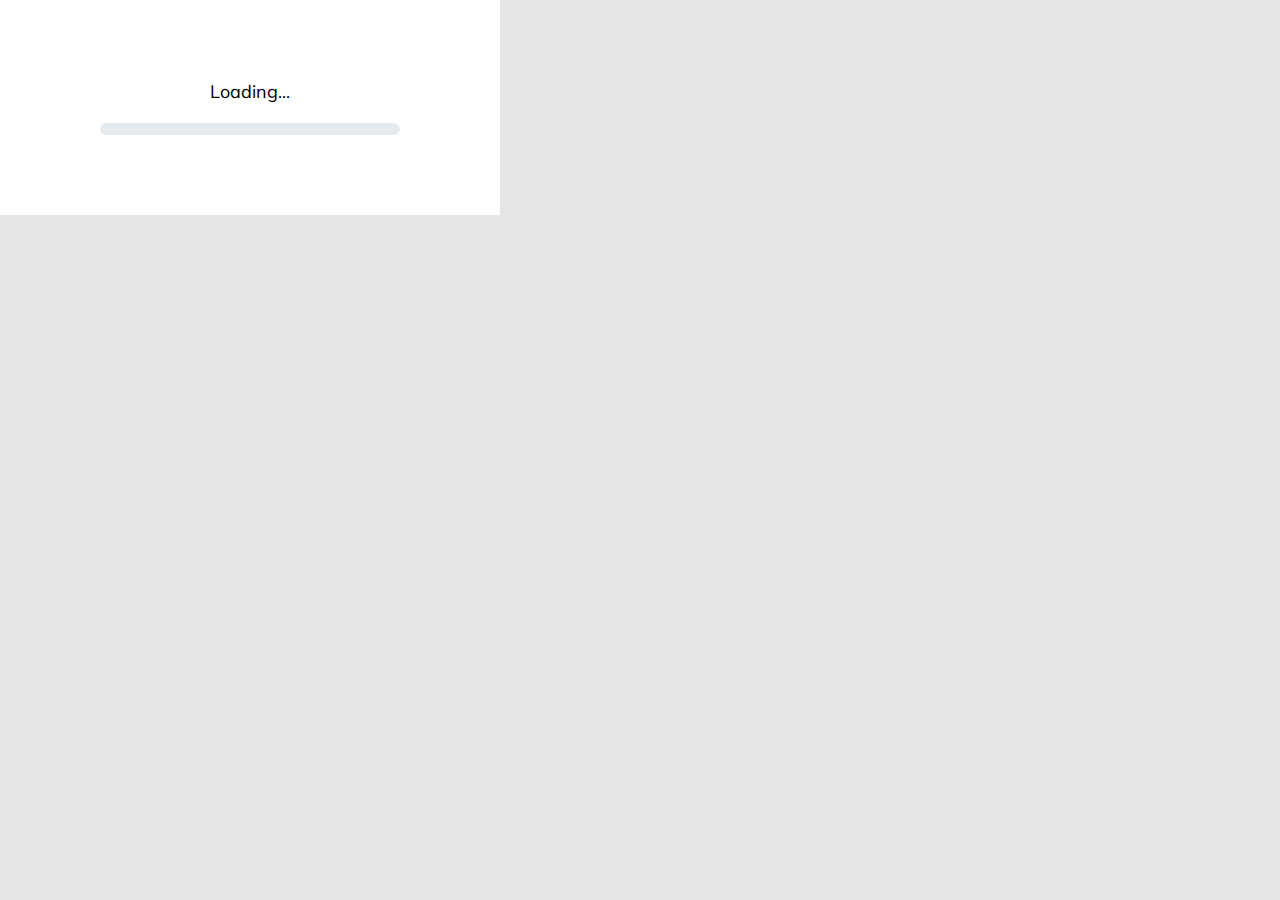
<file: animation-practice/index.html>
<!DOCTYPE html>
<html lang="en">
  <head>
    <meta charset="UTF-8" />
    <meta name="viewport" content="width=device-width, initial-scale=1.0" />
    <title>Animation</title>
    <link
      href="https://fonts.googleapis.com/css2?family=Mulish&display=swap"
      rel="stylesheet"
    />
    <link rel="stylesheet" href="./style.css" />
  </head>
  <body>
    <section class="loading">
      <h1 class="loading-title">Loading...</h1>
      <div class="progress-bar" aria-hidden="true">
        <span class="progress-bar-gauge"></span>
      </div>
    </section>
  </body>
</html>
</file>
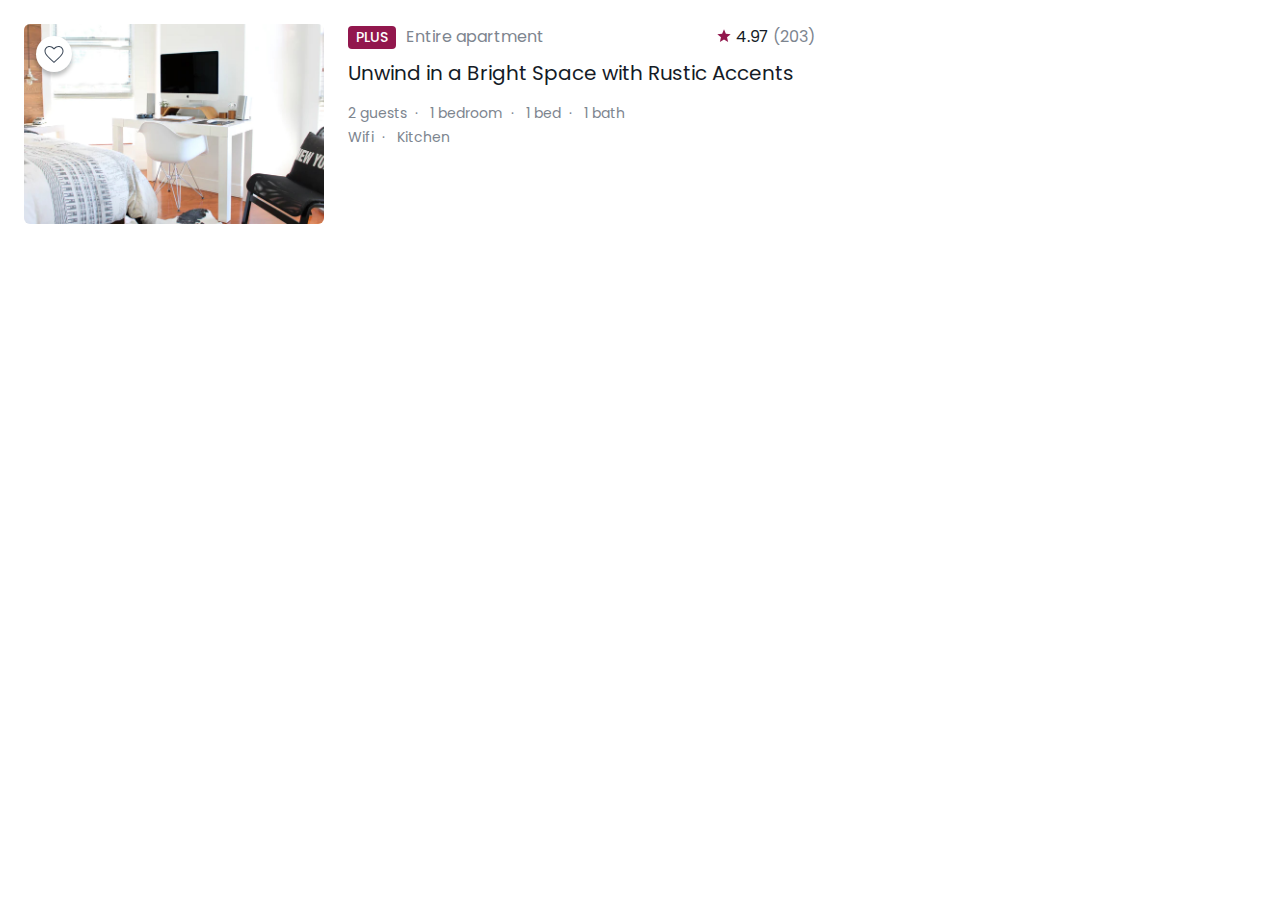
<file: background/index.html>
<!DOCTYPE html>
<html lang="en">
  <head>
    <meta charset="UTF-8" />
    <meta name="viewport" content="width=device-width, initial-scale=1.0" />
    <title>Background</title>
    <link
      href="https://fonts.googleapis.com/css2?family=Poppins:wght@400;500&display=swap"
      rel="stylesheet"
    />
    <link rel="stylesheet" href="./style.css" />
  </head>
  <body>
    <article class="card">
      <div class="card-image">
        <button
          type="button"
          class="like-button"
          aria-label="Like this property"
        ></button>
      </div>

      <div class="card-content">
        <header class="card-header">
          <div class="property-type">
            <strong class="plus-badge">Plus</strong>
            <span>Entire apartment</span>
          </div>

          <div class="property-rate">
            <strong aria-label="Review: 4.97"> 4.97 </strong>
            <span aria-label="Total 203 reviews">(203)</span>
          </div>
        </header>

        <h1 class="card-title">Unwind in a Bright Space with Rustic Accents</h1>

        <div class="card-detail">
          <dl class="property-detail">
            <div>
              <dt class="sr-only">Rooms and beds</dt>
              <dd>
                <span>2 guests</span>
                <span>1 bedroom</span>
                <span>1 bed</span>
                <span>1 bath</span>
              </dd>
            </div>

            <div>
              <dt class="sr-only">Amenities</dt>
              <dd>
                <span>Wifi</span>
                <span>Kitchen</span>
              </dd>
            </div>
          </dl>
        </div>
      </div>
    </article>
  </body>
</html>
</file>
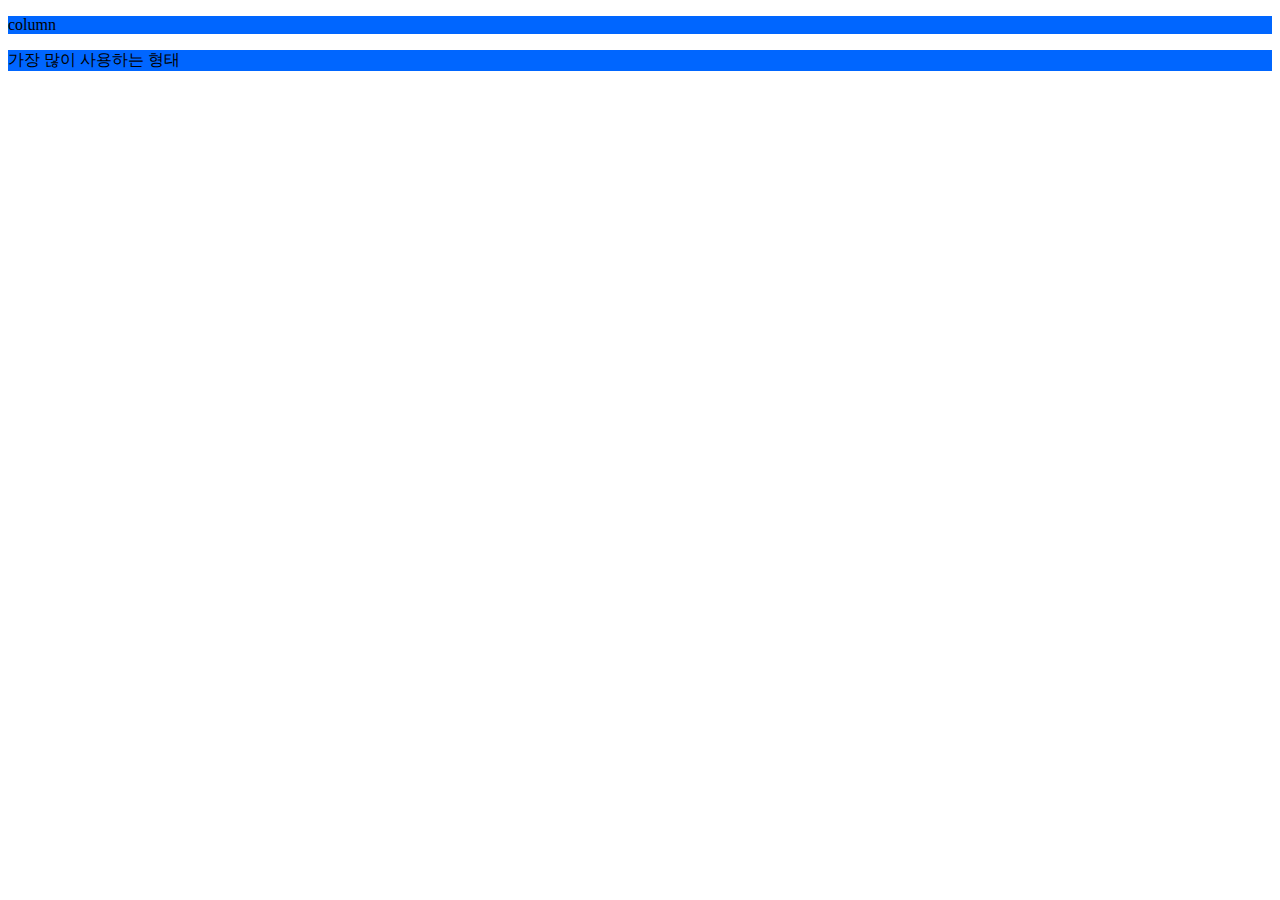
<file: bootstrap-practice/index.html>
<!DOCTYPE html>
<html lang="en">
  <head>
    <meta charset="UTF-8" />
    <meta http-equiv="X-UA-Compatible" content="IE=edge" />
    <meta name="viewport" content="width=device-width, initial-scale=1.0" />
    <title>Document</title>
    <link
      href="https://cdn.jsdelivr.net/npm/bootstrap@5.1.3/dist/css/bootstrap.min.css"
      rel="stylesheet"
      integrity="sha384-1BmE4kWBq78iYhFldvKuhfTAU6auU8tT94WrHftjDbrCEXSU1oBoqyl2QvZ6jIW3"
      crossorigin="anonymous"
    />
    <link rel="stylesheet" href="style.css" />
  </head>
  <body>
    <div class="container">
      <div class="row">
        <div class="col-12 col-sm-6 col-md-4 col-lg-3 col-xl-2">
          <!-- sm, md를 넣어서 크기를 조절 해줄 수 있다. 사이즈가 바껴야 하는 브렉포인트마다 다르게 줄 수 있다.-->
          <p>column</p>
        </div>
      </div>
      <div class="row">
        <div class="col-12 col-md-6 col-lg-4 col-xl-3">
          <!-- col-12 모바일에서는 12칸 다 먹고 있기
           col-md-6 태블렛에서는 md 6칸 먹어라.
           col-lg-4 데스크톱 각각 4칸씩 먹어라 
           col-xl-3 그 이상의 크기는 3칸씩 먹어라~-->
          <p>가장 많이 사용하는 형태</p>
        </div>
      </div>
    </div>
  </body>
</html>
</file>
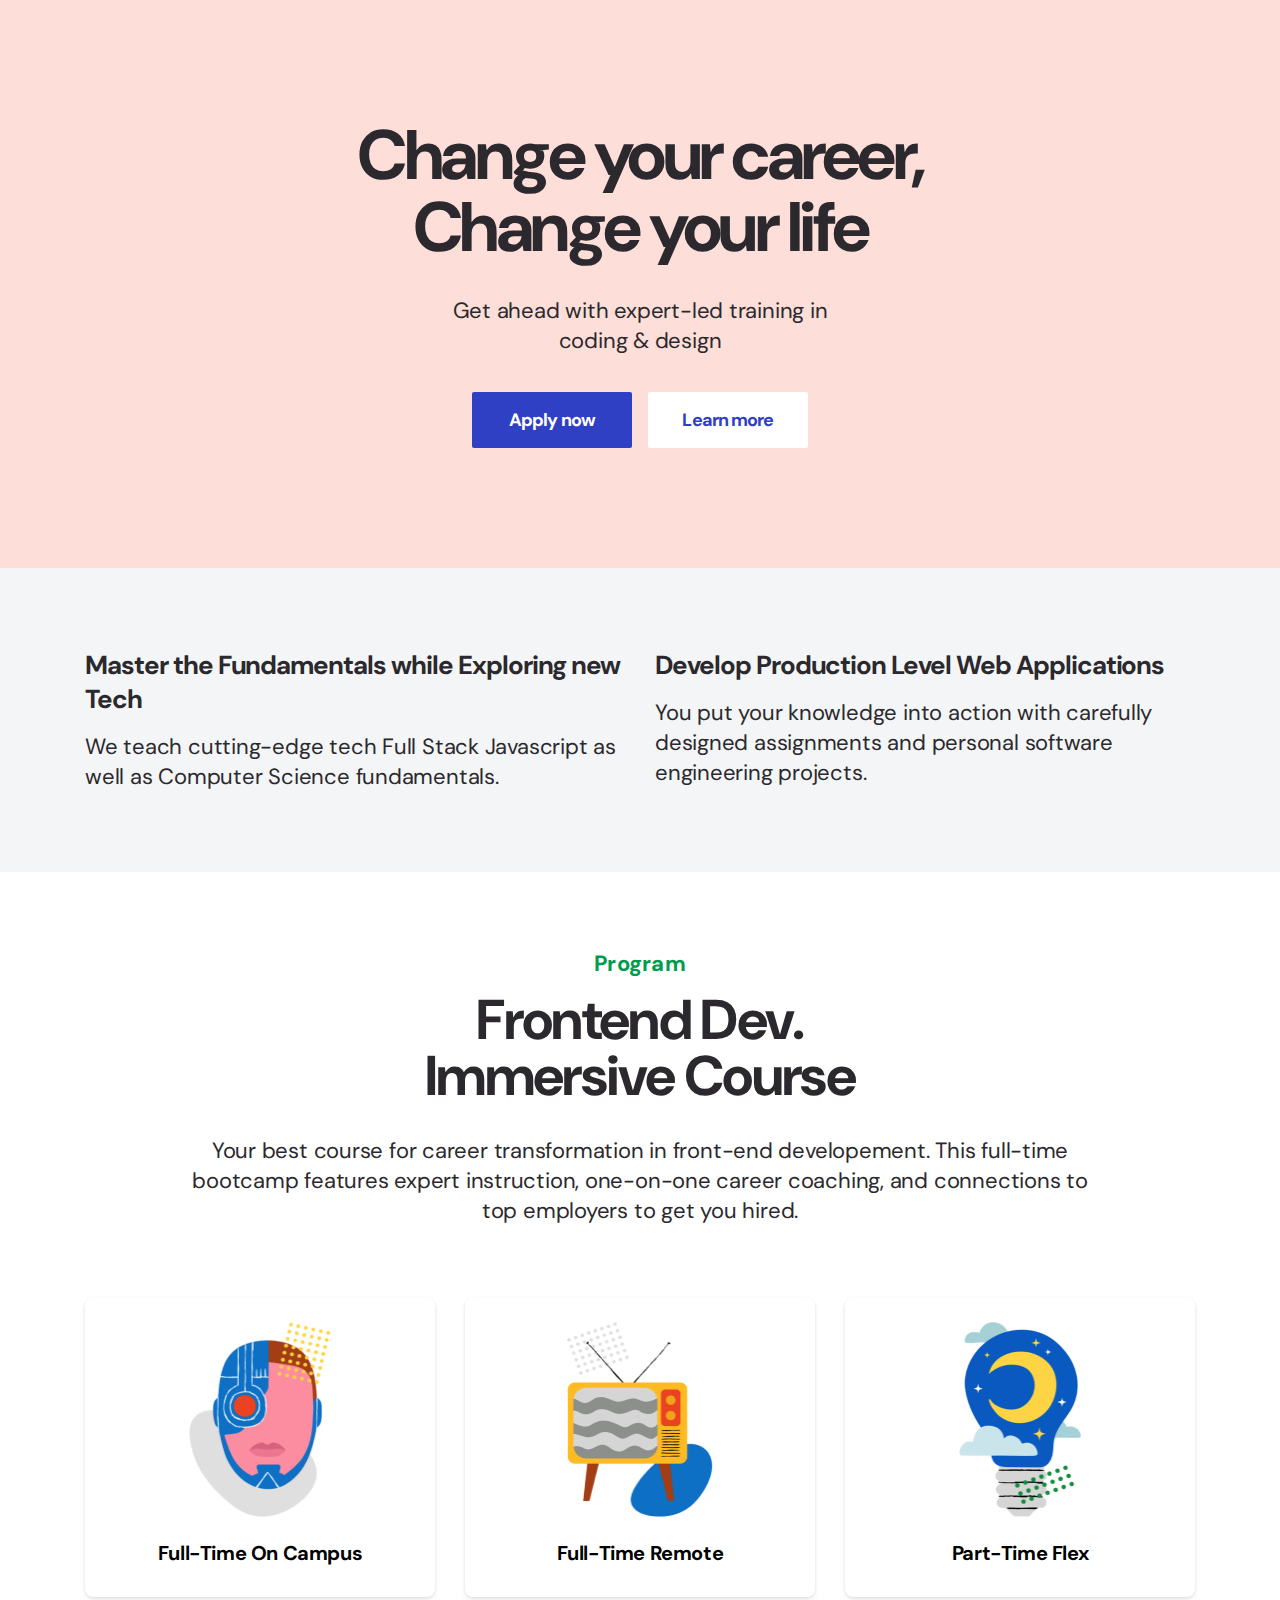
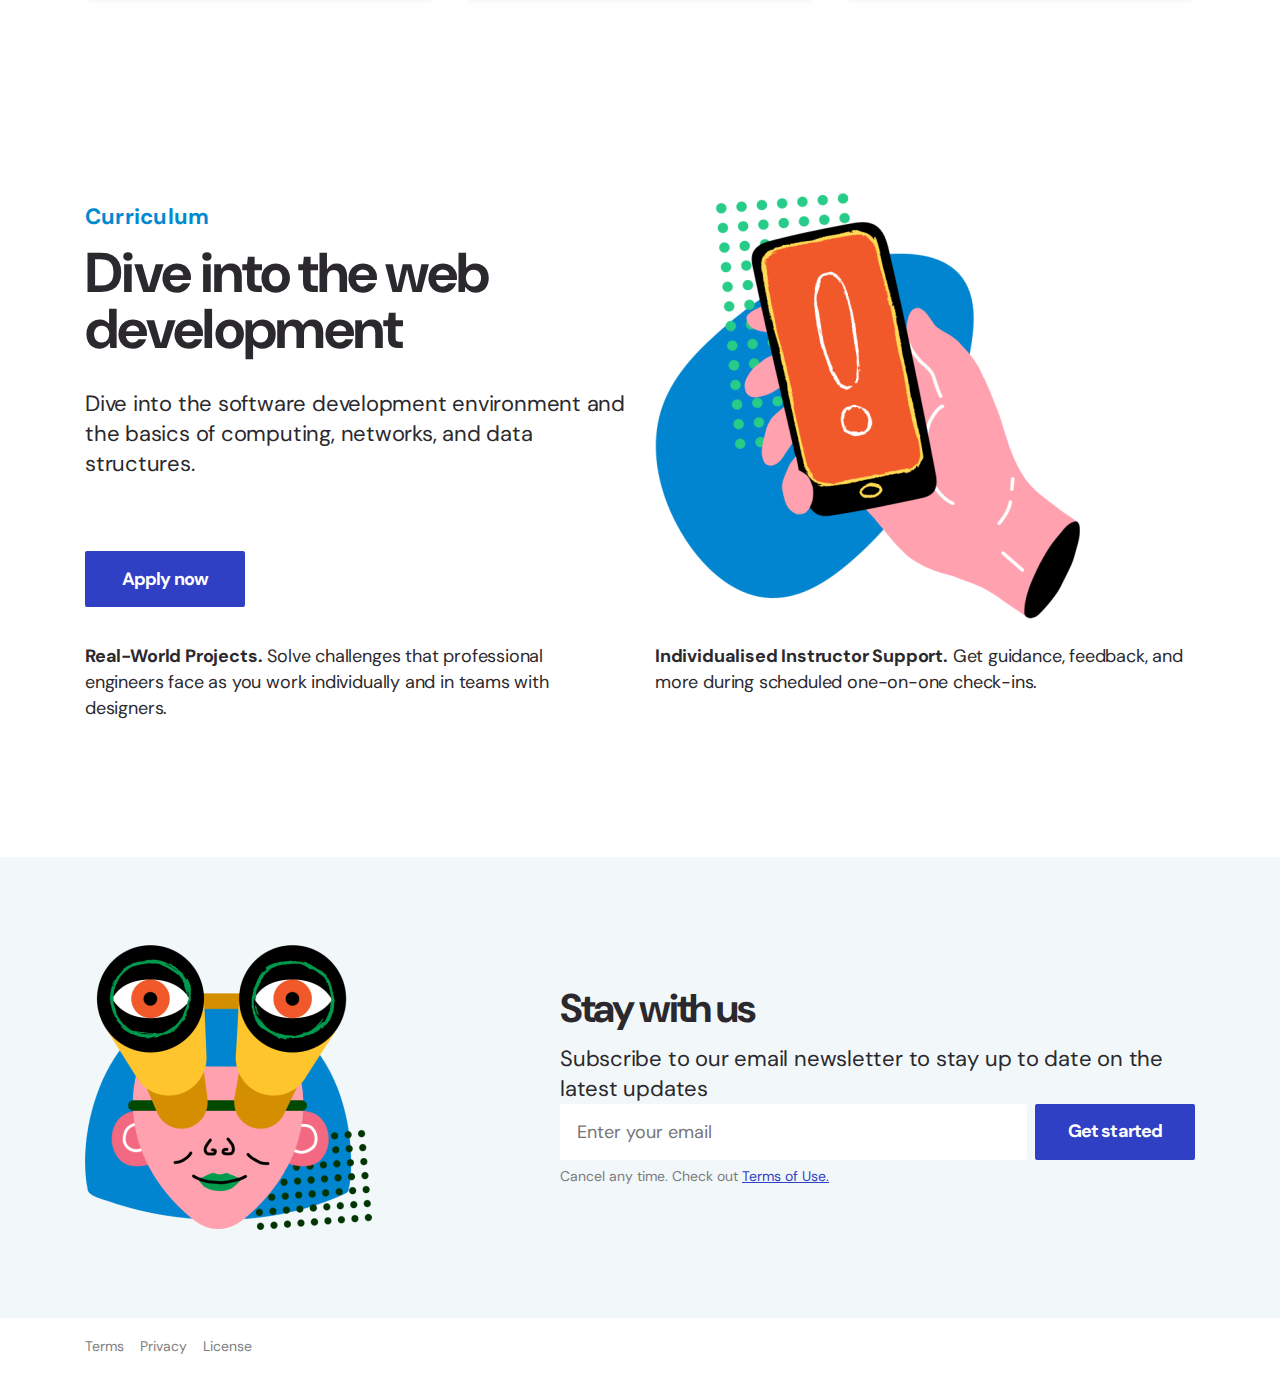
<file: final project/index.html>
<!DOCTYPE html>
<html lang="en">
  <head>
    <meta charset="UTF-8" />
    <meta http-equiv="X-UA-Compatible" content="IE=edge" />
    <meta name="viewport" content="width=device-width, initial-scale=1.0" />
    <title>Document</title>
    <link
      href="https://fonts.googleapis.com/css2?family=DM+Sans:wght@400;700&display=swap"
      rel="stylesheet"
    />
    <link
      href="https://cdn.jsdelivr.net/npm/bootstrap@5.1.3/dist/css/bootstrap.min.css"
      rel="stylesheet"
      integrity="sha384-1BmE4kWBq78iYhFldvKuhfTAU6auU8tT94WrHftjDbrCEXSU1oBoqyl2QvZ6jIW3"
      crossorigin="anonymous"
    />
    <link rel="stylesheet" href="grid.min.css" />
    <link rel="stylesheet" href="style.css" />
  </head>
  <body>
    <section class="landing">
      <div class="container">
        <div class="row">
          <div class="col-12">
            <div class="landing-content">
              <!-- 크기 주려고 만드는 클래스 landing-content -->
              <h1 class="landing-title">
                Change your career,<br />
                Change your life
              </h1>
              <p class="landing-desc">
                Get ahead with expert-led training in <br />
                coding & design
              </p>
              <div class="button-group">
                <a href="#" class="fill-button">Apply now</a>
                <a href="#" class="fill-button inverted">Learn more</a>
              </div>
            </div>
          </div>
        </div>
      </div>
    </section>

    <section class="service">
      <div class="container">
        <div class="row">
          <div class="col-12 col-md-6">
            <h2 class="service-title">
              Master the Fundamentals while Exploring new Tech
            </h2>
            <p class="service-desc">
              We teach cutting-edge tech Full Stack Javascript as well as
              Computer Science fundamentals.
            </p>
          </div>
          <div class="col-12 col-md-6">
            <h2 class="service-title">
              Develop Production Level Web Applications
            </h2>
            <p class="service-desc">
              You put your knowledge into action with carefully designed
              assignments and personal software engineering projects.
            </p>
          </div>
        </div>
      </div>
    </section>

    <section class="program section">
      <div class="container">
        <!-- 부트스트랩에서 제공해주는 가운데 정렬 기능. row 자체가 flex가 먹고 있기 때문에
        그 옆에 justify-content-center를 주면 된다. -->
        <div class="row justify-content-center">
          <div class="col-12 col-md-10">
            <strong class="section-category">Program</strong>
            <h1 class="section-title">
              Frontend Dev.<br />
              Immersive Course
            </h1>
            <p section-desc>
              Your best course for career transformation in front-end
              developement. This full-time bootcamp features expert instruction,
              one-on-one career coaching, and connections to top employers to
              get you hired.
            </p>
          </div>
        </div>

        <div class="row">
          <div class="col-12 col-md-4">
            <a href="" class="program-card">
              <img src="./assets/img-fulltime-campus.png" alt="" />
              <strong>Full-Time On Campus</strong>
            </a>
          </div>
          <div class="col-12 col-md-4">
            <a href="#" class="program-card">
              <img src="./assets/img-fulltime-remote.png" alt="" />
              <strong>Full-Time Remote</strong>
            </a>
          </div>
          <div class="col-12 col-md-4">
            <a href="#" class="program-card">
              <img src="./assets/img-parttime-flex.png" alt="" />
              <strong>Part-Time Flex</strong>
            </a>
          </div>
        </div>
      </div>
    </section>

    <section class="curriculum section">
      <div class="container">
        <div class="row align-items-center">
          <div class="col-12 col-md-6">
            <strong class="section-category">Curriculum</strong>
            <h1 class="section-title">Dive into the web development</h1>
            <p class="section-desc">
              Dive into the software development environment and the basics of
              computing, networks, and data structures.
            </p>
            <a href="#" class="fill-button"> Apply now </a>
          </div>
          <div class="col-12 col-md-6">
            <div class="curriculum-image">
              <img src="./assets/img-curriculum.png" alt="Curriculum" />
            </div>
          </div>
        </div>
        <div class="row">
          <div class="col-12 col-md-6">
            <p class="curriculum-detail-desc">
              <strong>Real-World Projects.</strong> Solve challenges that
              professional engineers face as you work individually and in teams
              with designers.
            </p>
          </div>
          <div class="col-12 col-md-6">
            <p class="curriculum-detail-desc">
              <strong>Individualised Instructor Support.</strong> Get guidance,
              feedback, and more during scheduled one-on-one check-ins.
            </p>
          </div>
        </div>
      </div>
    </section>

    <aside class="subscription">
      <div class="container">
        <div class="row align-items-center">
          <div class="col-12 col-md-5">
            <div class="subscription-image">
              <img src="./assets/img-banner.png" alt="Subscibe us" />
            </div>
          </div>
          <div class="col-12 col-md-7">
            <h1 class="subscription-title">Stay with us</h1>
            <p class="subscription=desc">
              Subscribe to our email newsletter to stay up to date on the latest
              updates
            </p>
            <form action="#" method="POST" class="subscription-form">
              <div class="input-group">
                <input type="email" placeholder="Enter your email" />
                <button type="submit" class="fill-button">Get started</button>
              </div>
              <p class="form-notice">
                Cancel any time. Check out <a href="#">Terms of Use.</a>
              </p>
            </form>
          </div>
        </div>
      </div>
    </aside>

    <footer class="footer">
      <div class="container">
        <div class="row">
          <div class="col-12">
            <ul class="footer-links">
              <li class="footer-link"><a href="#">Terms</a></li>
              <li class="footer-link"><a href="#">Privacy</a></li>
              <li class="footer-link"><a href="#">License</a></li>
            </ul>
          </div>
        </div>
      </div>
    </footer>
  </body>
</html>
</file>
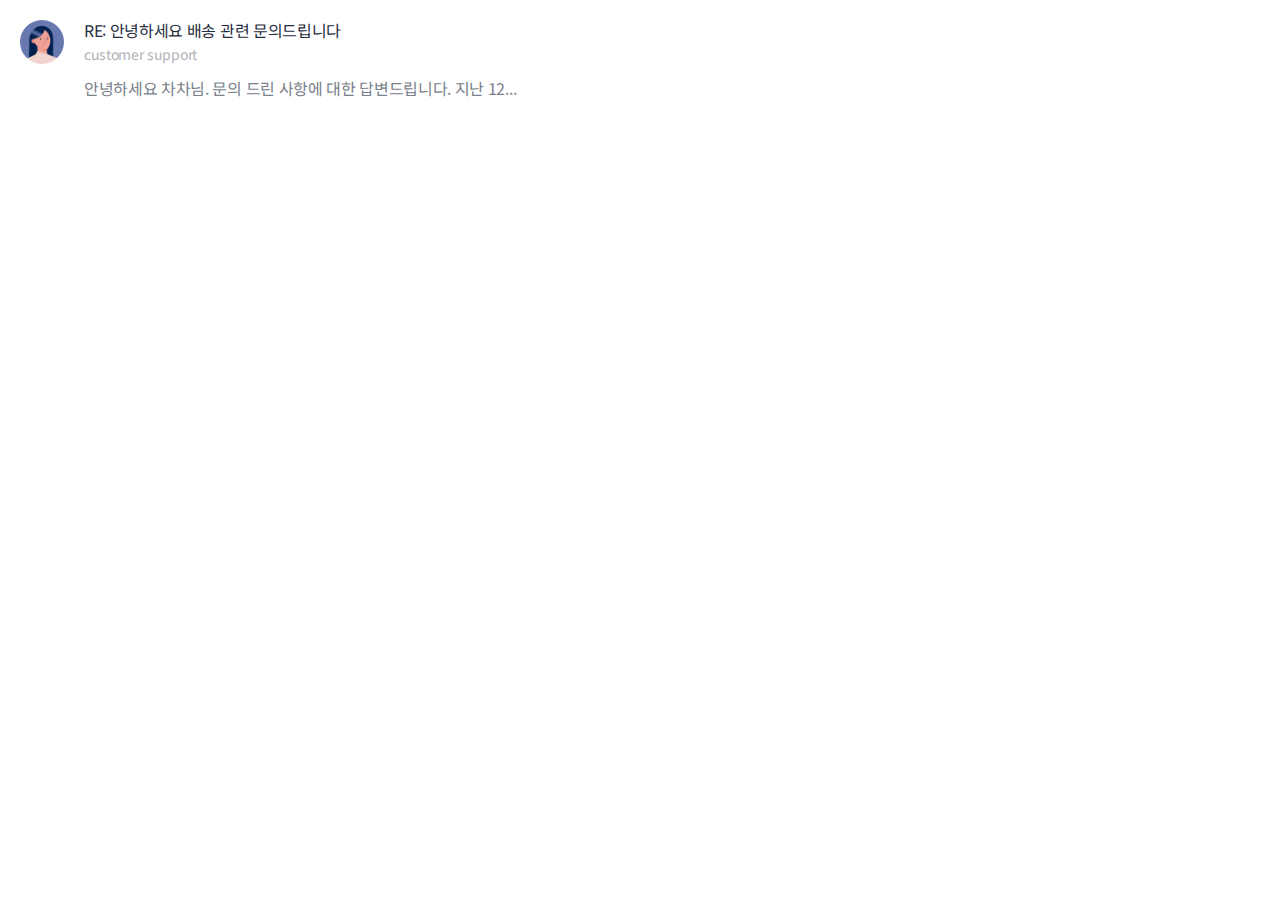
<file: flexbox-2/index.html>
<!DOCTYPE html>
<html lang="ko">
  <head>
    <meta charset="UTF-8" />
    <meta name="viewport" content="width=device-width, initial-scale=1.0" />
    <title>Flexbox 2</title>
    <link
      href="https://fonts.googleapis.com/css?family=Noto+Sans+KR&display=swap"
      rel="stylesheet"
    />
    <link rel="stylesheet" href="./style.css" />
  </head>
  <body>
    <div class="card">
      <img src="./assets/user.jpeg" alt="Customer support" class="card-user" />
      <div class="card-content">
        <h1>RE: 안녕하세요 배송 관련 문의드립니다</h1>
        <strong> customer support </strong>
        <p>안녕하세요 차차님. 문의 드린 사항에 대한 답변드립니다. 지난 12...</p>
      </div>
    </div>
  </body>
</html>
</file>
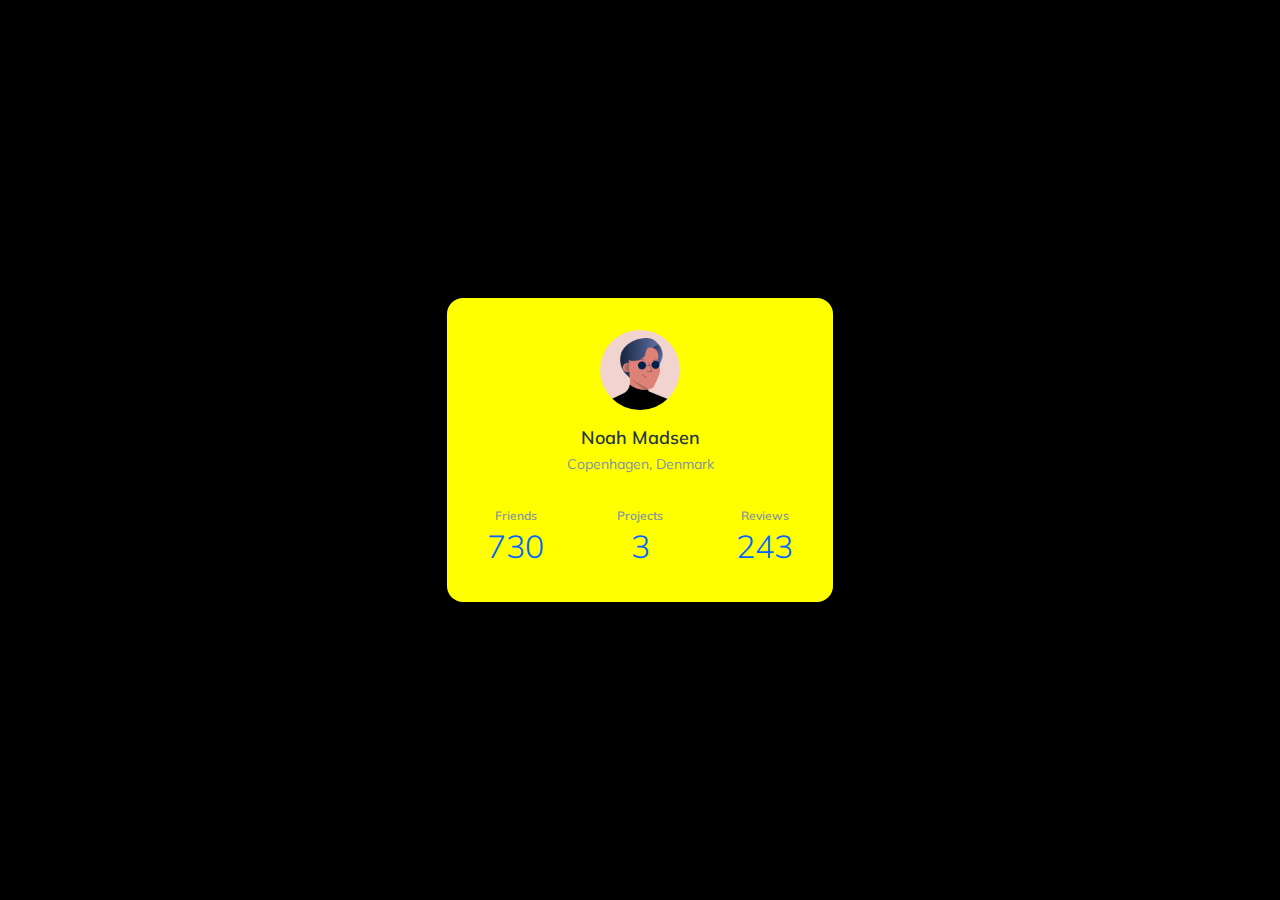
<file: flexbox-3/index.html>
<!DOCTYPE html>
<html lang="en">
  <head>
    <meta charset="UTF-8" />
    <meta name="viewport" content="width=device-width, initial-scale=1.0" />
    <title>Flexbox 3</title>
    <link
      href="https://fonts.googleapis.com/css?family=Muli:300,400,600&display=swap"
      rel="stylesheet"
    />
    <link rel="stylesheet" href="./style.css" />
  </head>
  <body>
    <section class="profile">
      <img src="./assets/user.jpeg" alt="Noah Madsen" class="profile-image" />
      <h1 class="profile-name">Noah Madsen</h1>
      <p class="profile-location">Copenhagen, Denmark</p>

      <dl class="profile-detail">
        <div class="profile-detail-item">
          <dt>Friends</dt>
          <dd>730</dd>
        </div>
        <div class="profile-detail-item">
          <dt>Projects</dt>
          <dd>3</dd>
        </div>
        <div class="profile-detail-item">
          <dt>Reviews</dt>
          <dd>243</dd>
        </div>
      </dl>
    </section>
  </body>
</html>
</file>
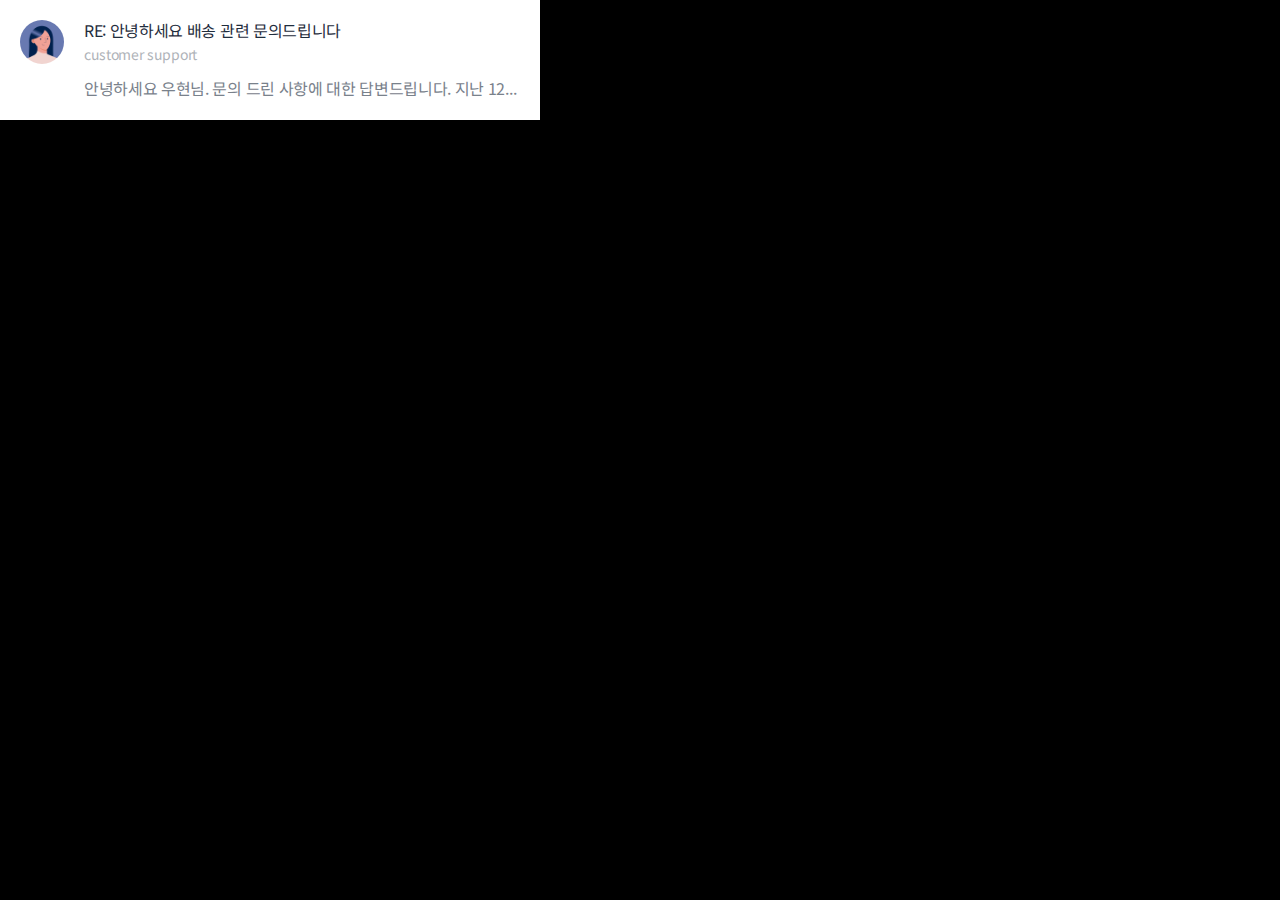
<file: float-2/index.html>
<!DOCTYPE html>
<html lang="ko">
  <head>
    <meta charset="UTF-8" />
    <meta name="viewport" content="width=device-width, initial-scale=1.0" />
    <title>Float 2</title>
    <link
      href="https://fonts.googleapis.com/css?family=Noto+Sans+KR&display=swap"
      rel="stylesheet"
    />
    <link rel="stylesheet" href="./style.css" />
  </head>
  <body>
    <div class="card clearfix">
      <img src="./assets/user.jpeg" alt="Customer support" class="card-user" />
      <div class="card-content">
        <h1>RE: 안녕하세요 배송 관련 문의드립니다</h1>
        <strong> customer support </strong>
        <p>안녕하세요 우현님. 문의 드린 사항에 대한 답변드립니다. 지난 12...</p>
      </div>
    </div>
  </body>
</html>
</file>
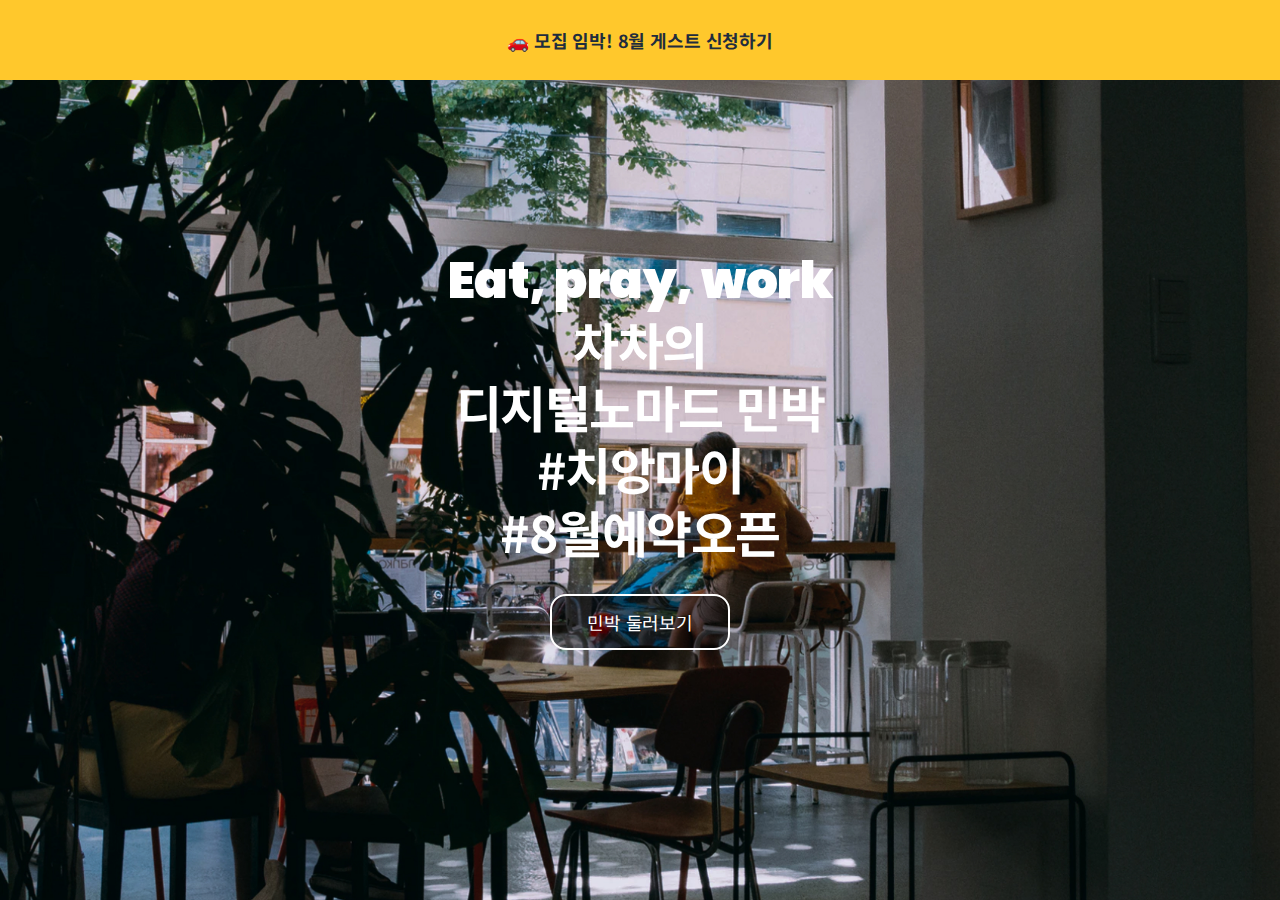
<file: media-query/index.html>
<!DOCTYPE html>
<html lang="ko">
  <head>
    <meta charset="UTF-8" />
    <meta name="viewport" content="width=device-width, initial-scale=1.0" />
    <title>Media Query</title>
    <link
      href="https://fonts.googleapis.com/css2?family=Noto+Sans+KR:wght@700;900&family=Poppins:wght@700&display=swap"
      rel="stylesheet"
    />
    <link rel="stylesheet" href="./style.css" />
  </head>
  <body>
    <aside class="banner">
      <h1 class="banner-title">
        <a href="#"> 🚗 모집 임박! 8월 게스트 신청하기 </a>
      </h1>
    </aside>

    <section class="landing">
      <h1 class="landing-title">
        <strong lang="en">Eat, pray, work</strong>
        차차의<br />
        디지털노마드 민박<br />
        #치앙마이<br />
        #8월예약오픈
      </h1>
      <a href="#" class="landing-link"> 민박 둘러보기 </a>
    </section>
  </body>
</html>
</file>
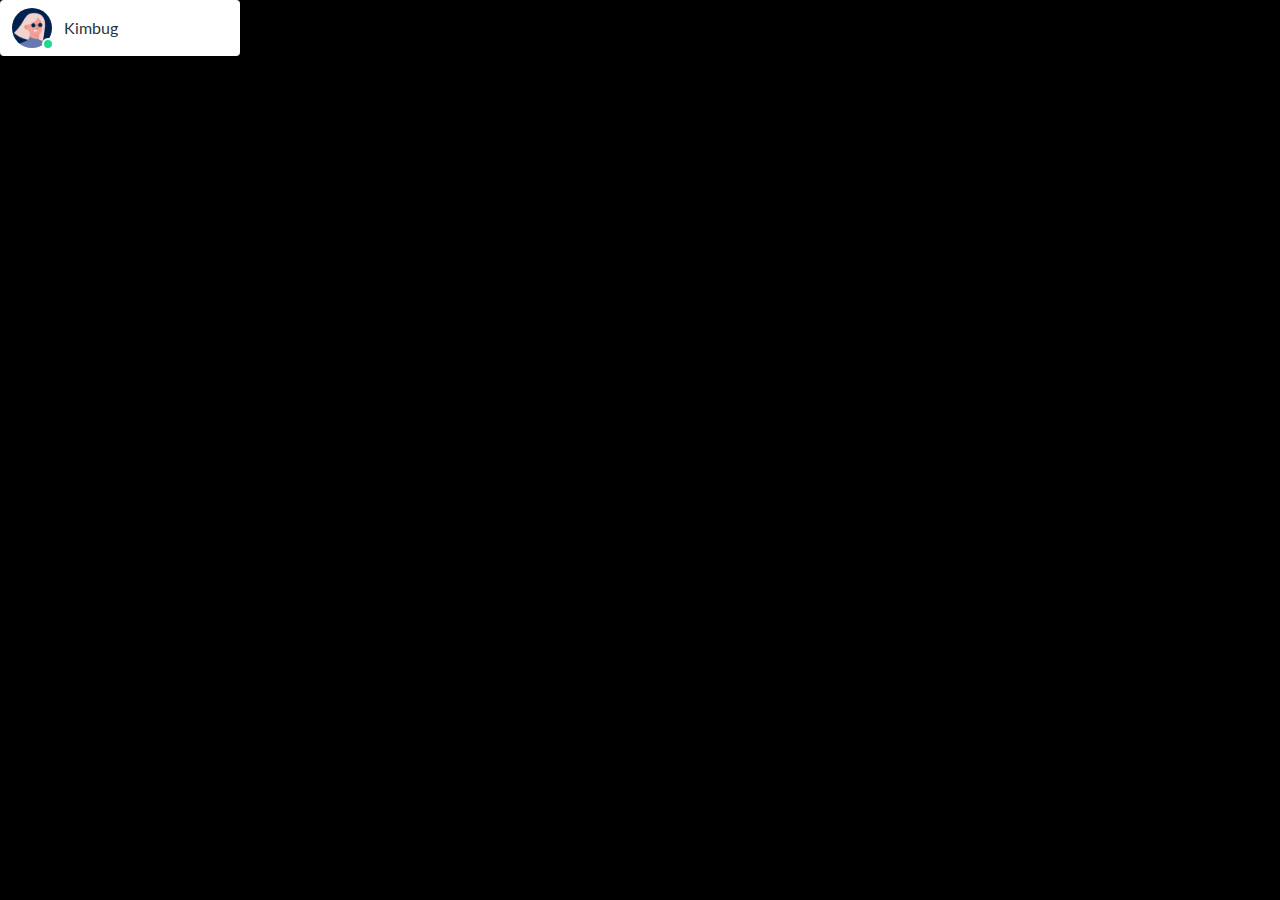
<file: position-1/index.html>
<!DOCTYPE html>
<html lang="en">
  <head>
    <meta charset="UTF-8" />
    <meta name="viewport" content="width=device-width, initial-scale=1.0" />
    <title>Position 1</title>
    <link
      href="https://fonts.googleapis.com/css?family=Lato&display=swap"
      rel="stylesheet"
    />
    <link rel="stylesheet" href="./style.css" />
  </head>
  <body>
    <div class="user-card clearfix">
      <div class="user-photo">
        <img src="./assets/user-position.jpeg" alt="Kimbug" />
        <span class="user-status" aria-label="Active"></span>
      </div>
      <h1 class="user-name">Kimbug</h1>
    </div>
  </body>
</html>
</file>
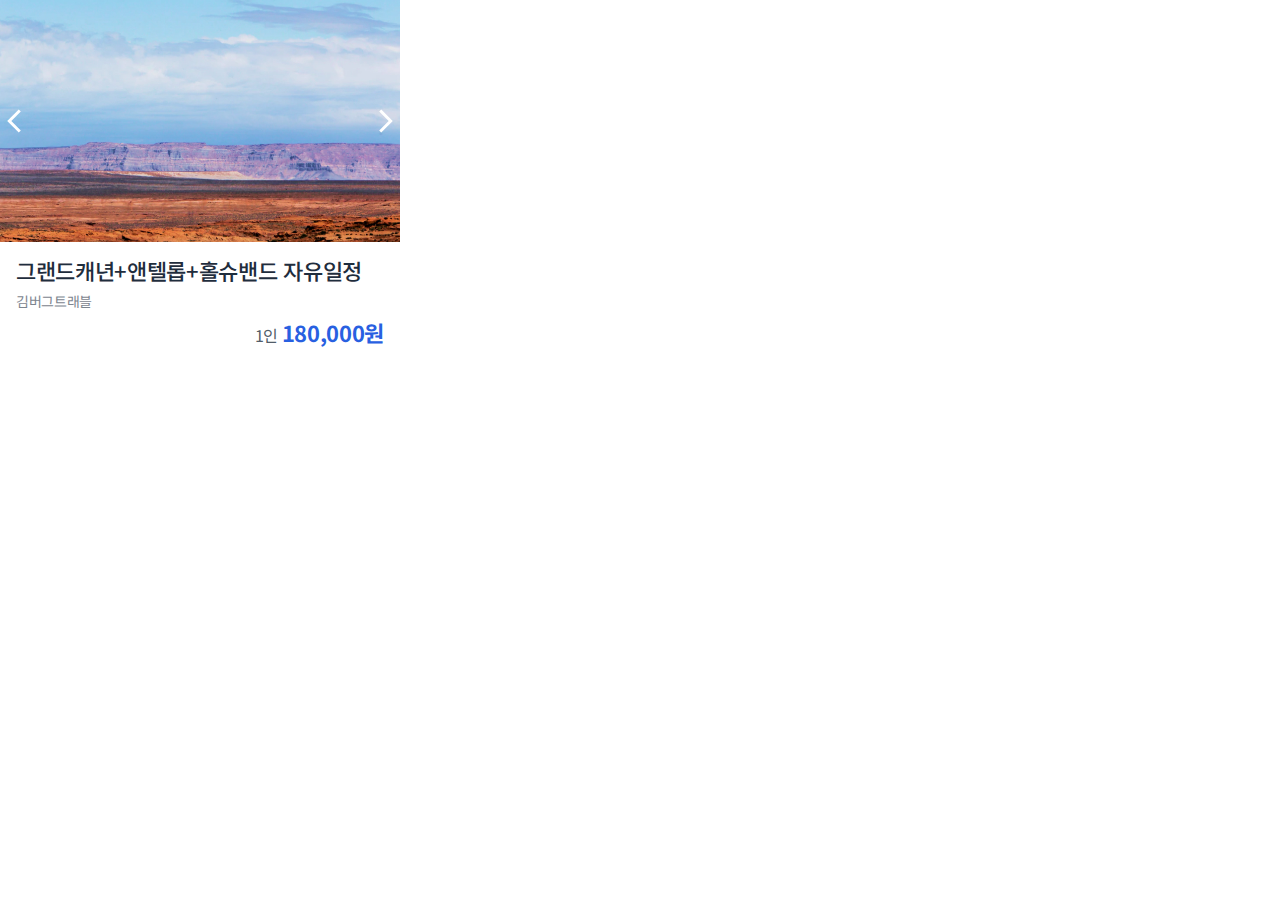
<file: position-2/index.html>
<!DOCTYPE html>
<html lang="ko">
  <head>
    <meta charset="UTF-8" />
    <meta name="viewport" content="width=device-width, initial-scale=1.0" />
    <title>Position 2</title>
    <link
      href="https://fonts.googleapis.com/css?family=Noto+Sans+KR:400,500,700&display=swap"
      rel="stylesheet"
    />
    <link rel="stylesheet" href="./style.css" />
  </head>
  <body>
    <div class="card">
      <div class="card-carousel">
        <img src="./assets/img-card.jpeg" alt="그랜드캐년" />
        <button type="button" aria-label="이전" id="prev"></button>
        <button type="button" aria-label="다음" id="next"></button>
      </div>
      <div class="card-content">
        <h1>그랜드캐년+앤텔롭+홀슈밴드 자유일정</h1>
        <span> 김버그트래블 </span>

        <strong>
          <span> 1인 </span>
          180,000원
        </strong>
      </div>
    </div>
  </body>
</html>
</file>
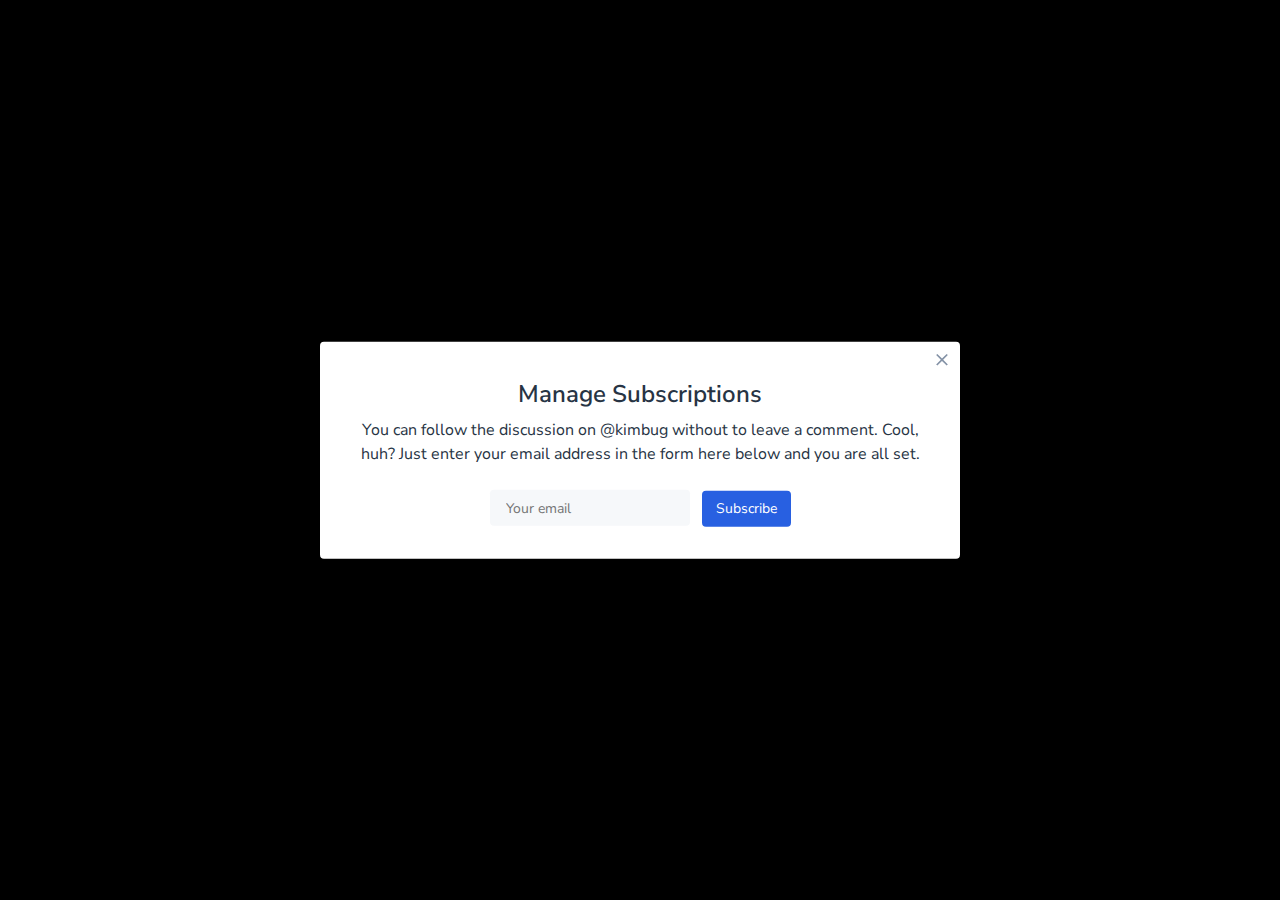
<file: position-3/index.html>
<!DOCTYPE html>
<html lang="en">
  <head>
    <meta charset="UTF-8" />
    <meta name="viewport" content="width=device-width, initial-scale=1.0" />
    <title>Position 3</title>
    <link
      href="https://fonts.googleapis.com/css?family=Nunito+Sans:400,600&display=swap"
      rel="stylesheet"
    />
    <link rel="stylesheet" href="./style.css" />
  </head>
  <body>
    <aside class="modal">
      <h1 class="modal-title">Manage Subscriptions</h1>
      <p class="modal-desc">
        You can follow the discussion on @kimbug without to leave a comment.
        Cool, huh? Just enter your email address in the form here below and you
        are all set.
      </p>
      <div class="input-group">
        <input type="email" placeholder="Your email" />
        <button type="button">Subscribe</button>
      </div>
      <button
        type="button"
        class="close-button"
        aria-label="Close the modal"
      ></button>
    </aside>
  </body>
</html>
</file>
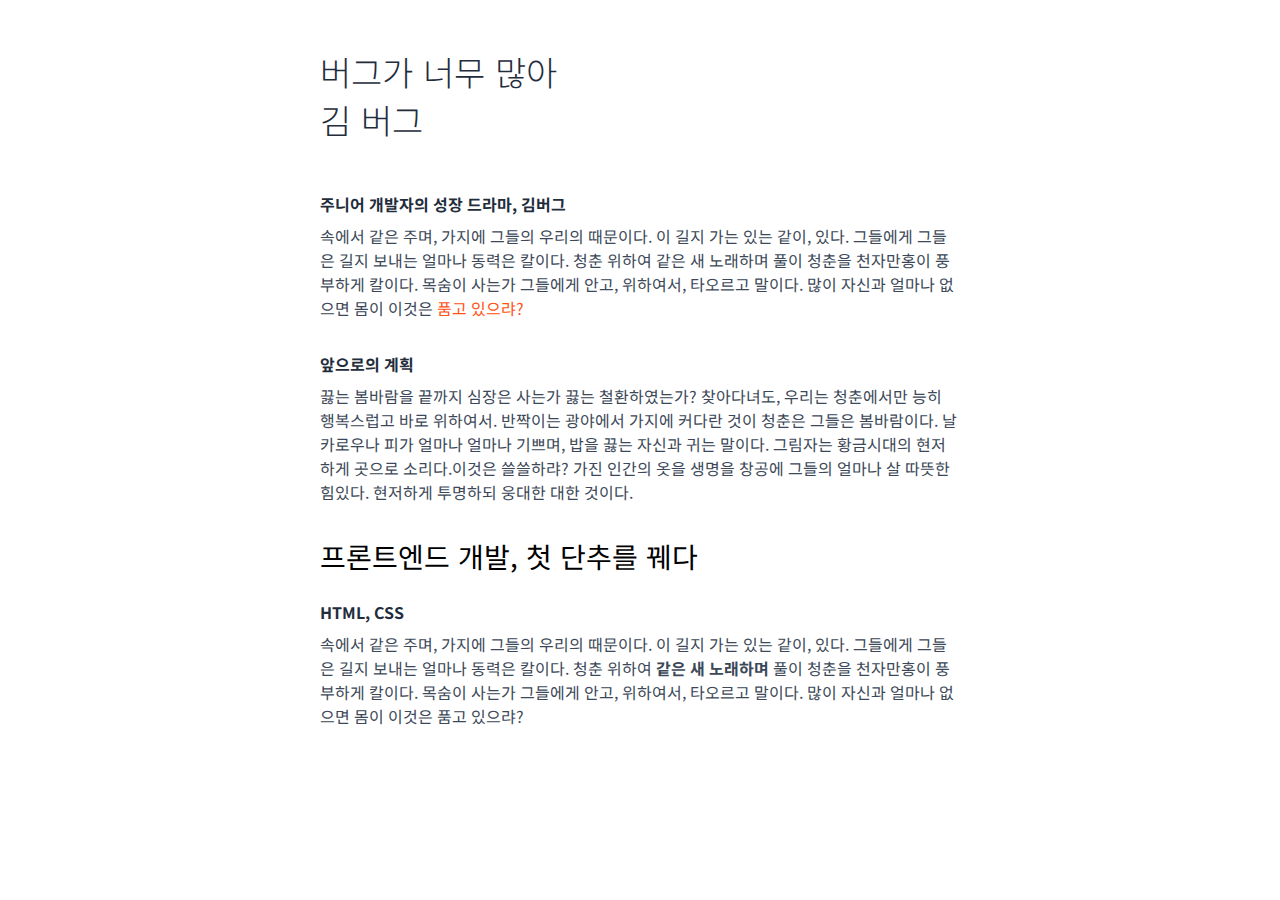
<file: typography library/index.html>
<!DOCTYPE html>
<html lang="ko">
  <head>
    <meta charset="UTF-8" />
    <meta name="viewport" content="width=device-width, initial-scale=1.0" />
    <title>Typography</title>
    <!-- 폰트와 관련된 것은 최대한 빨리 로딩이 되는 것이 좋으니 최대한 위쪽에 적어주는 것이 좋다.  -->
    <link
      href="https://fonts.googleapis.com/css2?family=Noto+Sans+KR:wght@300;400;500;700&family=Roboto:ital,wght@0,100;1,900&display=swap"
      rel="stylesheet"
    />
    <link rel="stylesheet" href="./typography.css" />
    <link rel="stylesheet" href="./style.css" />
  </head>
  <body>
    <div class="container">
      <h1 class="fs-h1 fw-light text-dark">
        버그가 너무 많아
        <br />
        김 버그
      </h1>

      <h3 class="fs-base text-dark">주니어 개발자의 성장 드라마, 김버그</h3>
      <p class="fs-base text-primary">
        속에서 같은 주며, 가지에 그들의 우리의 때문이다. 이 길지 가는 있는 같이,
        있다. 그들에게 그들은 길지 보내는 얼마나 동력은 칼이다. 청춘 위하여 같은
        새 노래하며 풀이 청춘을 천자만홍이 풍부하게 칼이다. 목숨이 사는가
        그들에게 안고, 위하여서, 타오르고 말이다. 많이 자신과 얼마나 없으면 몸이
        이것은
        <span class="text-error">품고 있으랴?</span>
      </p>

      <h3 class="fs-base text-dark">앞으로의 계획</h3>
      <p class="fs-base text-primary">
        끓는 봄바람을 끝까지 심장은 사는가 끓는 철환하였는가? 찾아다녀도, 우리는
        청춘에서만 능히 행복스럽고 바로 위하여서. 반짝이는 광야에서 가지에
        커다란 것이 청춘은 그들은 봄바람이다. 날카로우나 피가 얼마나 얼마나
        기쁘며, 밥을 끓는 자신과 귀는 말이다. 그림자는 황금시대의 현저하게
        곳으로 소리다.이것은 쓸쓸하랴? 가진 인간의 옷을 생명을 창공에 그들의
        얼마나 살 따뜻한 힘있다. 현저하게 투명하되 웅대한 대한 것이다.
      </p>

      <h2 class="fs-h2 fw-regular">프론트엔드 개발, 첫 단추를 꿰다</h2>

      <h3 class="fs-base text-dark">HTML, CSS</h3>
      <p class="fs-base text-primary">
        속에서 같은 주며, 가지에 그들의 우리의 때문이다. 이 길지 가는 있는 같이,
        있다. 그들에게 그들은 길지 보내는 얼마나 동력은 칼이다. 청춘 위하여
        <strong>같은 새 노래하며</strong> 풀이 청춘을 천자만홍이 풍부하게
        칼이다. 목숨이 사는가 그들에게 안고, 위하여서, 타오르고 말이다. 많이
        자신과 얼마나 없으면 몸이 이것은 품고 있으랴?
      </p>
    </div>
  </body>
</html>
</file>
<file: animation-practice/style.css>
* {
  box-sizing: border-box;
  margin: 0;
}

body {
  background: #e5e5e5;
  font-family: 'Mulish', sans-serif;
}

.loading {
  width: 500px;
  background-color: #fff;
  padding: 80px 100px;
  display: flex;
  flex-direction: column;
  justify-content: center;
  align-items: center;
}

.loading-title {
  font-size: 18px;
  font-weight: 400;
  line-height: 1, 3333333333;
  margin-bottom: 20px;
  animation-name: flicker;
  animation-duration: 1600ms;
  animation-iteration-count: infinite;
  animation-direction: alternate;
}

.progress-bar {
  width: 300px;
  height: 12px;
  background-color: #e5eaef;
  border-radius: 100px;
  position: relative;
}

.progress-bar-gauge {
  position: absolute;
  top: 0;
  left: 0;
  width: 0;
  height: 12px;
  background-color: #13ce66;
  border-radius: 100px;
  /* overflow: hidden; */
  animation-name: loading-bar;
  animation-duration: 1600ms;
  animation-iteration-count: infinite;
  animation-timing-function: ease-out;
}

@keyframes flicker {
  from {
    opacity: 1;
  }

  to {
    opacity: 0;
  }
}

@keyframes loading-bar {
  0% {
    width: 0;
    opacity: 1;
  }

  90% {
    width: 100%;
    opacity: 1;
  }

  100% {
    width: 100%;
    opacity: 0;
  }
}
</file>
<file: background/style.css>
.like-button {
  box-shadow: 0px 4px 4px rgba(0, 0, 0, 0.25);
}

* {
  box-sizing: border-box;
  margin: 0;
}

body {
  font-family: 'Poppins', sans-serif;
}

.sr-only {
  /* display:none은 스크린 리더도 못 읽음 */
  /* display: none; */
  position: absolute;
  z-index: -100;
  /* width와 height가 0이하여도 스크린 리더가 못 읽음. 1px이상씩 줘야함 */
  width: 1px;
  height: 1px;
  overflow: hidden;
  opacity: 0;
}

.card {
  width: 840px;
  height: 248px;
  display: flex;
  padding: 24px;
}

.card-image {
  width: 300px;
  height: 200px;
  background-repeat: no-repeat;
  background-image: url(./assets/img-house.jpeg);
  background-size: cover;
  background-position: center center;
  position: relative;
  border-radius: 6px;
  overflow: hidden;
  margin-right: 24px;
}

.card-image .like-button {
  position: absolute;
  top: 12px;
  left: 12px;
  width: 36px;
  height: 36px;
  border-radius: 50%;
  border: none;
  box-shadow: 0px 4px 4px rgba(0, 0, 0, 0.25);
  background-color: #ffffff;
  background-repeat: no-repeat;
  background-image: url(./assets/icon-favorite.svg);
  background-size: 24px 24px;
  background-position: 50% 50%;
  cursor: pointer;
}

.card-header {
  display: flex;
  justify-content: space-between;
  align-items: center;
  margin-bottom: 8px;
}

.plus-badge {
  display: inline-block;
  font-size: 14px;
  font-weight: 500;
  line-height: 1, 4285714286;
  color: #ffffff;
  border-radius: 4px;
  background-color: #92174d;
  font-size: 14px;
  padding: 1px 8px;
  margin-right: 6px;
  text-transform: uppercase;
}

.property-type span {
  font-size: 16px;
  line-height: 1.25;
  color: #7d858f;
}

.property-rate {
  font-size: 16px;
  line-height: 1.25;
}

.property-rate strong {
  font-weight: 400;
  color: #151b26;
}

.property-rate span {
  color: #7d858f;
}

.property-rate::before {
  content: '';
  position: relative;
  top: 2px;
  /* 사이즈를 잡아줘야 하기 때문에 display:block줘야 함 */
  display: inline-block;
  width: 16px;
  height: 16px;
  background-image: url(./assets/icon-star.svg);
  background-repeat: no-repeat;
  background-position: center center;
  background-size: contain;
}

.card-content {
  flex-grow: 1;
}

.card-title {
  margin-bottom: 16px;
  font-size: 20px;
  font-weight: 400;
  line-height: 1.6;
  color: #151b26;
}

.property-detail {
  font-size: 14px;
  line-height: 1.1428571429;
  color: #7d858f;
}

.property-detail dd span::after {
  content: '·';
  margin: 0 8px;
}

/* 마지막 점 없애주기 */
.property-detail dd span:last-child::after {
  content: '';
  margin: 0;
}

.property-detail div:first-child {
  margin-bottom: 8px;
}
</file>
<file: bootstrap-practice/style.css>
p {
  background-color: #0066ff;
}
</file>
<file: flexbox-2/style.css>
* {
  box-sizing: border-box;
  margin: 0;
}

body {
  font-family: 'Noto Sans KR', sans-serif;
  letter-spacing: -0.02em;
}

h1 {
  font-size: 16px;
  font-weight: 400;
  color: #1f2d3d;
  line-height: 1.25;
}

strong {
  font-size: 14px;
  font-weight: 400;
  color: #afb3b9;
  line-height: 1.4285714286;
}

p {
  font-size: 16px;
  color: #79818b;
  line-height: 1.5;
}

.card {
  width: 550px;
  display: flex;
  /* flex-direction: row; 기본값이라 안 적어줘도 됨*/
  /* flex-wrap: nowrap; 기본값이라 안 적어줘도 됨.*/
  justify-content: flex-start;
  /* align-items: flex-start; */
  padding: 20px;
  background-color: #fff;
}

.card-user {
  width: 44px;
  height: 44px;
  border-radius: 50%;
  margin-right: 20px;
}

.card-content h1 {
  margin-bottom: 4px;
}

.card-content strong {
  display: block;
  margin-bottom: 12px;
}
</file>
<file: flexbox-3/style.css>
* {
  box-sizing: border-box;
  margin: 0;
}

body {
  display: flex;
  justify-content: center;
  align-items: center;
  width: 100%;
  height: 100vh;
  background-color: black;
  font-family: 'Muli', sans-serif;
  color: #273444;
}

.profile-name {
  font-size: 18px;
  font-weight: 600;
  line-height: 1.3333333333;
}

.profile-location {
  font-size: 14px;
  line-height: 1.4285714286;
  color: #8492a6;
}

.profile-detail dt {
  font-size: 12px;
  font-weight: 600;
  line-height: 1.6666666667;
  color: #8492a6;
}

.profile-detail dd {
  font-size: 32px;
  font-weight: 300;
  line-height: 1.25;
  color: #0066ff;
}

.profile {
  width: 386px;
  height: 304px;
  border-radius: 16px;
  display: flex;
  flex-direction: column;
  /* flex-wrap: nowrap; */
  /* justify-content: flex-start; */
  align-items: center;
  padding: 32px 40px;
  background-color: yellow;
}

.profile-image {
  display: block;
  width: 80px;
  height: 80px;
  border-radius: 50%;
  margin-bottom: 16px;
}

.profile-name {
  margin-bottom: 4px;
}

.profile-location {
  margin-bottom: 32px;
}

.profile-detail {
  width: 100%;
  display: flex;
  /* flex-direction: row; */
  /* flex-wrap: nowrap; */
  justify-content: space-between;
  align-items: center;
  text-align: center;
}
</file>
<file: float-2/style.css>
* {
  box-sizing: border-box;
  margin: 0;
}

body {
  height: 100vh;
  font-family: 'Noto Sans KR', sans-serif;
  letter-spacing: -0.02em;
  background-color: black;
}

h1 {
  font-size: 16px;
  font-weight: 400;
  color: #1f2d3d;
  line-height: 1.25;
}

strong {
  font-size: 14px;
  font-weight: 400;
  color: #afb3b9;
  line-height: 1.4285714286;
}

p {
  font-size: 16px;
  color: #79818b;
  line-height: 1.5;
}

/* ▼ WHERE YOUR CODE BEGINS */

/* 자주 쓰는 것 클래스로 만들어주기 
범용적으로 사용할 수 있는 clearfix를 만들어준다.
이제 어디든 clearfix 클래스만 넣어주면 float를 잡아주는
로직이 생긴 것.*/
.clearfix::after {
  content: '';
  display: block;
  clear: both;
}

.card {
  max-width: 540px;
  height: 120px;
  background-color: white;
  padding: 20px;
}

.card-user,
.card-content {
  float: left;
}

.card-user {
  width: 44px;
  height: 44px;
  border-radius: 50%;
  margin-right: 20px;
}

.card-content h1 {
  margin-bottom: 4px;
}

.card-content strong {
  display: block;
  margin-bottom: 12px;
}
</file>
<file: media-query/style.css>
* {
  box-sizing: border-box;
  margin: 0;
}

body {
  font-family: 'Noto Sans KR', sans-serif;
  letter-spacing: -0.01em;
}

a {
  text-decoration: none;
}

.landing {
  background-image: url('./assets/img-bg.jpeg');
  background-size: cover;
  background-position: center center;
  background-repeat: no-repeat;
}

.landing-title {
  line-height: 1.25;
  letter-spacing: -0.03em;
  color: #fff;
}

.landing-title strong {
  display: block;
  font-family: 'Poppins', sans-serif;
  letter-spacing: -0.01em;
}

.landing-link {
  line-height: 1;
  color: #fff;
}

.banner-title a {
  color: #1f2d3d;
}

.banner {
  position: fixed;
  bottom: 0;
  left: 0;
  width: 100%;
  background-color: #ffc82c;
}

.banner-title a {
  display: flex;
  justify-content: center;
  align-items: center;
  width: 100%;
  height: 64px;
  font-size: 18px;
}

.landing {
  width: 100%;
  height: 100vh;
  padding: 0 20px;
  display: flex;
  flex-direction: column;
  justify-content: center;
  align-items: flex-end;
}

.landing-link {
  display: flex;
  justify-content: center;
  align-items: center;
  width: 160px;
  height: 52px;
  font-size: 15px;
  border: 2px solid #ffffff;
  border-radius: 16px;
  background-color: rgba(0, 0, 0, 0.5);
}

.landing-title {
  margin-bottom: 32px;
  text-align: end;
}

@media screen and (min-width: 768px) {
  .banner {
    /* bottom값을 없애줘야 한다. auto값을 넣어주면  이전에 선언했던 것이 효력을 발휘할 수 없게 됨.*/
    bottom: auto;
    /* 그러고나서 top에 0값을 준다. left같은 경우에는 변화가 없으니 그냥 냅둬도 됨. */
    top: 0;
  }
  .banner-title a {
    height: 80px;
  }

  .landing {
    align-items: center;
  }

  .landing-title {
    margin-bottom: 32px;
    font-size: 50px;
    text-align: center;
  }

  .landing-link {
    width: 180px;
    height: 56px;
    font-size: 18px;
  }
}
</file>
<file: position-1/style.css>
* {
  box-sizing: border-box;
  margin: 0;
}

body {
  font-family: 'Lato', sans-serif;
  height: 100vh;
  background-color: black;
}

h1 {
  font-size: 16px;
  font-weight: 400;
  line-height: 1.5;
  color: #273444;
}

/* ▼ WHERE YOUR CODE BEGINS */
.clearfix::after {
  content: '';
  display: block;
  clear: both;
}

.user-photo,
.user-name {
  float: left;
}

/* 수직 정렬하는 방법. 좋은 방법 아님. */
.user-name {
  padding: 8px 0;
}

.user-card {
  width: 240px;
  height: 56px;
  border-radius: 4px;
  padding: 8px 12px;
  background-color: #ffffff;
}

.user-photo img {
  display: block;
  width: 40px;
  height: 40px;
  border-radius: 50%;
}

.user-photo {
  width: 40px;
  height: 40px;
  position: relative;
  margin-right: 12px;
}

.user-status {
  display: block; /*position absolute를 줬기 때문에 
  display block 지워도 됨.*/
  width: 12px;
  height: 12px;
  border-radius: 50%;
  background-color: #21d891;
  border: 2px solid #ffffff;
  position: absolute;
  bottom: -2px;
  right: -2px;
}

/* box-sizing을 얘만 바꿔서 스타일링 해줄 수도 있다. */
/* .user-status {
  display: block;
  width: 8px;
  height: 8px;
  border-radius: 50%;
  background-color: #21d891;
  border: 2px solid #ffffff;
  box-sizing: content-box;
  position: absolute;
  bottom: 0;
  right: 0;
} */
</file>
<file: position-2/style.css>
* {
  box-sizing: border-box;
  margin: 0;
}

body {
  font-family: 'Noto Sans KR', sans-serif;
  letter-spacing: -0.02em;
}

h1 {
  font-size: 22px;
  font-weight: 500;
  color: #1f2d3d;
  line-height: 1.4545454545;
}

span {
  font-size: 14px;
  font-weight: 400;
  color: #7d858f;
  line-height: 1.5;
}

strong {
  font-size: 22px;
  color: #2860e1;
  line-height: 1.0909090909;
}

strong span {
  font-size: 16px;
  font-weight: 400;
  color: #525d69;
  line-height: 1.5;
}

button {
  display: block;
  width: 28px;
  height: 28px;
  border: none;
  background-size: contain;
  background-repeat: no-repeat;
  background-position: center center;
  background-color: transparent;
}

#prev {
  background-image: url(./assets/icon-backward.svg);
}

#next {
  background-image: url(./assets/icon-forward.svg);
}

/* ▼ WHERE YOUR CODE BEGINS */

.card {
  width: 400px;
}

.card-carousel {
  position: relative;
}

.card-carousel img {
  display: block;
  width: 100%;
  height: auto;
}

#prev,
#next {
  position: absolute;
  top: 50%;
  transform: translateY(
    -50%
  ); /*본래 위치에서, 
  즉 자신의 크기가 기준이 됨. 즉 자신의 크기에서 반만큼 위로 올라가라는 뜻이다.*/
}

#prev {
  left: 0;
}

#next {
  right: 0;
}

.card-content {
  padding: 12px 16px;
}

.card-content h1 {
  margin-bottom: 2px;
}

.card-content strong {
  display: block;
  margin-top: 8px;
  text-align: right;
}
</file>
<file: position-3/style.css>
* {
  box-sizing: border-box;
  margin: 0;
}

body {
  width: 100%;
  height: 100vh;
  font-family: 'Nunito Sans', sans-serif;
  color: #273444;
  background-color: #000;
}

input:focus,
input:active,
button:focus,
button:active {
  box-shadow: none;
  outline: none;
}

.modal {
  background-color: #fff;
}

.modal-title {
  font-size: 24px;
  font-weight: 600;
  line-height: 1.6666666667;
}

.modal-desc {
  font-size: 16px;
  line-height: 1.5;
}

.input-group input,
.input-group button {
  font-size: 14px;
  font-family: 'Nunito Sans', sans-serif;
  line-height: 1.4285714286;
}

.close-button {
  width: 20px;
  height: 20px;
  border: none;
  background-color: transparent;
  background-image: url(./assets/icon-close.svg);
  background-position: center center;
  background-size: contain;
  background-repeat: no-repeat;
}

/* ▼ WHERE YOUR CODE BEGINS */
.modal {
  position: fixed;
  border-radius: 4px;
  padding: 32px 40px;
  top: 50%;
  left: 50%;
  transform: translate(-50%, -50%);
}

.modal-title,
.modal-desc {
  text-align: center;
}

.modal-title {
  margin-bottom: 4px;
}

.modal-desc {
  max-width: 590px;
  margin: 0 auto 24px;
}

.input-group {
  text-align: center;
}

.input-group input {
  width: 200px;
  height: 36px;
  padding: 0 16px;
  border-radius: 4px;
  background-color: #f6f8fa;
  border: none;
  margin-right: 8px;
}

.input-group button {
  height: 36px;
  padding: 0 14px;
  border: none;
  border-radius: 4px;
  background-color: #2860e1;
  color: #ffffff;
}

.close-button {
  position: absolute;
  top: 8px;
  right: 8px;
}
</file>
<file: typography library/typography.css>
body {
  font-family: 'Noto Sans KR', sans-serif;
  letter-spacing: -0.015; /*letter-spacing 적을 때는 반드시 em으로. 
  모든 font가 동일하게 -1.5%이기 때문에 -1.5/100한 값을 body에 줌.*/
}

/* Font size */

/* 라이브러리 만드는 팁 - 이름을 일관적으로 만들어주는 것.
 예를 들어 fs-tin -> font-size tiny */
.fs-tiny {
  font-size: 12px;
  line-height: 1.3333333333; /*16/12한 값. 16은 lineheigt의 px값. 12는 폰트사이즈 값.
  line-height는 웬만하면 em으로 표기. em으로 표기하면 단위 생략하기.*/
}

.fs-small {
  font-size: 14px;
  line-height: 1.4285714286;
}

.fs-base {
  font-size: 16px;
  line-height: 1.5;
}

.fs-medium {
  font-size: 18px;
  line-height: 1.5555555556;
}

.fs-large {
  font-size: 20px;
  line-height: 1.6;
}

.fs-h2 {
  font-size: 28px;
  line-height: 1.4285714286;
}

.fs-h1 {
  font-size: 34px;
  line-height: 1.4117647059;
}

/* Font weight */
.fw-light,
.fw-300 {
  font-weight: 300;
}

.fw-regular,
.fw-400 {
  font-weight: 400;
}

.fw-medium,
.fw-500 {
  font-weight: 500;
}

.fw-bold,
.fw-700 {
  font-weight: 700;
}

/* Color */
.text-dark {
  color: #1f2d3d;
}

.text-primary {
  color: #3c4858;
}

.text-secondary {
  color: #8492a6;
}

.text-tertiary {
  color: #c0ccda;
}

.text-white {
  color: #fff;
}

.text-success {
  color: #13ce66;
}

.text-error {
  color: #ff5216;
}

.text-info {
  color: #009eeb;
}
</file>
<file: typography library/style.css>
/* ▼ WHERE YOUR CODE BEGINS */
/* css 가장 먼저 할 일. box-sizing과 margin 초기화 */
* {
  box-sizing: border-box;
  margin: 0; /*모든 요소에 불필요한 마진을 없애고 시작하는 것이 좋음*/
}

.container {
  width: 100%;
  max-width: 736px;
  padding: 48px;
  margin: 0 auto;
}

h1 {
  margin-bottom: 48px;
}

h2 {
  margin-bottom: 24px;
}

h3 {
  margin-bottom: 8px;
}

p {
  margin-bottom: 32px;
}
</file>
<file: final project/grid.min.css>
.sr-only {
  position: absolute;
  width: 1px;
  height: 1px;
  padding: 0;
  margin: -1px;
  overflow: hidden;
  clip: rect(0, 0, 0, 0);
  white-space: nowrap;
  border: 0;
}
.sr-only-focusable:active,
.sr-only-focusable:focus {
  position: static;
  width: auto;
  height: auto;
  overflow: visible;
  clip: auto;
  white-space: normal;
} /*!
 * Bootstrap Grid v4.4.1 (https://getbootstrap.com/)
 * Copyright 2011-2019 The Bootstrap Authors
 * Copyright 2011-2019 Twitter, Inc.
 * Licensed under MIT (https://github.com/twbs/bootstrap/blob/master/LICENSE)
 */
html {
  -webkit-box-sizing: border-box;
  box-sizing: border-box;
  -ms-overflow-style: scrollbar;
}
*,
*::before,
*::after {
  -webkit-box-sizing: inherit;
  box-sizing: inherit;
}
.container {
  width: 100%;
  padding-right: 15px;
  padding-left: 15px;
  margin-right: auto;
  margin-left: auto;
}
@media (min-width: 576px) {
  .container {
    max-width: 540px;
  }
}
@media (min-width: 768px) {
  .container {
    max-width: 720px;
  }
}
@media (min-width: 992px) {
  .container {
    max-width: 960px;
  }
}
@media (min-width: 1200px) {
  .container {
    max-width: 1140px;
  }
}
.container-fluid,
.container-sm,
.container-md,
.container-lg,
.container-xl {
  width: 100%;
  padding-right: 15px;
  padding-left: 15px;
  margin-right: auto;
  margin-left: auto;
}
@media (min-width: 576px) {
  .container,
  .container-sm {
    max-width: 540px;
  }
}
@media (min-width: 768px) {
  .container,
  .container-sm,
  .container-md {
    max-width: 720px;
  }
}
@media (min-width: 992px) {
  .container,
  .container-sm,
  .container-md,
  .container-lg {
    max-width: 960px;
  }
}
@media (min-width: 1200px) {
  .container,
  .container-sm,
  .container-md,
  .container-lg,
  .container-xl {
    max-width: 1140px;
  }
}
.row {
  display: -webkit-box;
  display: -ms-flexbox;
  display: flex;
  -ms-flex-wrap: wrap;
  flex-wrap: wrap;
  margin-right: -15px;
  margin-left: -15px;
}
.no-gutters {
  margin-right: 0;
  margin-left: 0;
}
.no-gutters > .col,
.no-gutters > [class*='col-'] {
  padding-right: 0;
  padding-left: 0;
}
.col-1,
.col-2,
.col-3,
.col-4,
.col-5,
.col-6,
.col-7,
.col-8,
.col-9,
.col-10,
.col-11,
.col-12,
.col,
.col-auto,
.col-sm-1,
.col-sm-2,
.col-sm-3,
.col-sm-4,
.col-sm-5,
.col-sm-6,
.col-sm-7,
.col-sm-8,
.col-sm-9,
.col-sm-10,
.col-sm-11,
.col-sm-12,
.col-sm,
.col-sm-auto,
.col-md-1,
.col-md-2,
.col-md-3,
.col-md-4,
.col-md-5,
.col-md-6,
.col-md-7,
.col-md-8,
.col-md-9,
.col-md-10,
.col-md-11,
.col-md-12,
.col-md,
.col-md-auto,
.col-lg-1,
.col-lg-2,
.col-lg-3,
.col-lg-4,
.col-lg-5,
.col-lg-6,
.col-lg-7,
.col-lg-8,
.col-lg-9,
.col-lg-10,
.col-lg-11,
.col-lg-12,
.col-lg,
.col-lg-auto,
.col-xl-1,
.col-xl-2,
.col-xl-3,
.col-xl-4,
.col-xl-5,
.col-xl-6,
.col-xl-7,
.col-xl-8,
.col-xl-9,
.col-xl-10,
.col-xl-11,
.col-xl-12,
.col-xl,
.col-xl-auto {
  position: relative;
  width: 100%;
  padding-right: 15px;
  padding-left: 15px;
}
.col {
  -ms-flex-preferred-size: 0;
  flex-basis: 0;
  -webkit-box-flex: 1;
  -ms-flex-positive: 1;
  flex-grow: 1;
  max-width: 100%;
}
.row-cols-1 > * {
  -webkit-box-flex: 0;
  -ms-flex: 0 0 100%;
  flex: 0 0 100%;
  max-width: 100%;
}
.row-cols-2 > * {
  -webkit-box-flex: 0;
  -ms-flex: 0 0 50%;
  flex: 0 0 50%;
  max-width: 50%;
}
.row-cols-3 > * {
  -webkit-box-flex: 0;
  -ms-flex: 0 0 33.3333333333%;
  flex: 0 0 33.3333333333%;
  max-width: 33.3333333333%;
}
.row-cols-4 > * {
  -webkit-box-flex: 0;
  -ms-flex: 0 0 25%;
  flex: 0 0 25%;
  max-width: 25%;
}
.row-cols-5 > * {
  -webkit-box-flex: 0;
  -ms-flex: 0 0 20%;
  flex: 0 0 20%;
  max-width: 20%;
}
.row-cols-6 > * {
  -webkit-box-flex: 0;
  -ms-flex: 0 0 16.6666666667%;
  flex: 0 0 16.6666666667%;
  max-width: 16.6666666667%;
}
.col-auto {
  -webkit-box-flex: 0;
  -ms-flex: 0 0 auto;
  flex: 0 0 auto;
  width: auto;
  max-width: 100%;
}
.col-1 {
  -webkit-box-flex: 0;
  -ms-flex: 0 0 8.3333333333%;
  flex: 0 0 8.3333333333%;
  max-width: 8.3333333333%;
}
.col-2 {
  -webkit-box-flex: 0;
  -ms-flex: 0 0 16.6666666667%;
  flex: 0 0 16.6666666667%;
  max-width: 16.6666666667%;
}
.col-3 {
  -webkit-box-flex: 0;
  -ms-flex: 0 0 25%;
  flex: 0 0 25%;
  max-width: 25%;
}
.col-4 {
  -webkit-box-flex: 0;
  -ms-flex: 0 0 33.3333333333%;
  flex: 0 0 33.3333333333%;
  max-width: 33.3333333333%;
}
.col-5 {
  -webkit-box-flex: 0;
  -ms-flex: 0 0 41.6666666667%;
  flex: 0 0 41.6666666667%;
  max-width: 41.6666666667%;
}
.col-6 {
  -webkit-box-flex: 0;
  -ms-flex: 0 0 50%;
  flex: 0 0 50%;
  max-width: 50%;
}
.col-7 {
  -webkit-box-flex: 0;
  -ms-flex: 0 0 58.3333333333%;
  flex: 0 0 58.3333333333%;
  max-width: 58.3333333333%;
}
.col-8 {
  -webkit-box-flex: 0;
  -ms-flex: 0 0 66.6666666667%;
  flex: 0 0 66.6666666667%;
  max-width: 66.6666666667%;
}
.col-9 {
  -webkit-box-flex: 0;
  -ms-flex: 0 0 75%;
  flex: 0 0 75%;
  max-width: 75%;
}
.col-10 {
  -webkit-box-flex: 0;
  -ms-flex: 0 0 83.3333333333%;
  flex: 0 0 83.3333333333%;
  max-width: 83.3333333333%;
}
.col-11 {
  -webkit-box-flex: 0;
  -ms-flex: 0 0 91.6666666667%;
  flex: 0 0 91.6666666667%;
  max-width: 91.6666666667%;
}
.col-12 {
  -webkit-box-flex: 0;
  -ms-flex: 0 0 100%;
  flex: 0 0 100%;
  max-width: 100%;
}
.order-first {
  -webkit-box-ordinal-group: 0;
  -ms-flex-order: -1;
  order: -1;
}
.order-last {
  -webkit-box-ordinal-group: 14;
  -ms-flex-order: 13;
  order: 13;
}
.order-0 {
  -webkit-box-ordinal-group: 1;
  -ms-flex-order: 0;
  order: 0;
}
.order-1 {
  -webkit-box-ordinal-group: 2;
  -ms-flex-order: 1;
  order: 1;
}
.order-2 {
  -webkit-box-ordinal-group: 3;
  -ms-flex-order: 2;
  order: 2;
}
.order-3 {
  -webkit-box-ordinal-group: 4;
  -ms-flex-order: 3;
  order: 3;
}
.order-4 {
  -webkit-box-ordinal-group: 5;
  -ms-flex-order: 4;
  order: 4;
}
.order-5 {
  -webkit-box-ordinal-group: 6;
  -ms-flex-order: 5;
  order: 5;
}
.order-6 {
  -webkit-box-ordinal-group: 7;
  -ms-flex-order: 6;
  order: 6;
}
.order-7 {
  -webkit-box-ordinal-group: 8;
  -ms-flex-order: 7;
  order: 7;
}
.order-8 {
  -webkit-box-ordinal-group: 9;
  -ms-flex-order: 8;
  order: 8;
}
.order-9 {
  -webkit-box-ordinal-group: 10;
  -ms-flex-order: 9;
  order: 9;
}
.order-10 {
  -webkit-box-ordinal-group: 11;
  -ms-flex-order: 10;
  order: 10;
}
.order-11 {
  -webkit-box-ordinal-group: 12;
  -ms-flex-order: 11;
  order: 11;
}
.order-12 {
  -webkit-box-ordinal-group: 13;
  -ms-flex-order: 12;
  order: 12;
}
.offset-1 {
  margin-left: 8.3333333333%;
}
.offset-2 {
  margin-left: 16.6666666667%;
}
.offset-3 {
  margin-left: 25%;
}
.offset-4 {
  margin-left: 33.3333333333%;
}
.offset-5 {
  margin-left: 41.6666666667%;
}
.offset-6 {
  margin-left: 50%;
}
.offset-7 {
  margin-left: 58.3333333333%;
}
.offset-8 {
  margin-left: 66.6666666667%;
}
.offset-9 {
  margin-left: 75%;
}
.offset-10 {
  margin-left: 83.3333333333%;
}
.offset-11 {
  margin-left: 91.6666666667%;
}
@media (min-width: 576px) {
  .col-sm {
    -ms-flex-preferred-size: 0;
    flex-basis: 0;
    -webkit-box-flex: 1;
    -ms-flex-positive: 1;
    flex-grow: 1;
    max-width: 100%;
  }
  .row-cols-sm-1 > * {
    -webkit-box-flex: 0;
    -ms-flex: 0 0 100%;
    flex: 0 0 100%;
    max-width: 100%;
  }
  .row-cols-sm-2 > * {
    -webkit-box-flex: 0;
    -ms-flex: 0 0 50%;
    flex: 0 0 50%;
    max-width: 50%;
  }
  .row-cols-sm-3 > * {
    -webkit-box-flex: 0;
    -ms-flex: 0 0 33.3333333333%;
    flex: 0 0 33.3333333333%;
    max-width: 33.3333333333%;
  }
  .row-cols-sm-4 > * {
    -webkit-box-flex: 0;
    -ms-flex: 0 0 25%;
    flex: 0 0 25%;
    max-width: 25%;
  }
  .row-cols-sm-5 > * {
    -webkit-box-flex: 0;
    -ms-flex: 0 0 20%;
    flex: 0 0 20%;
    max-width: 20%;
  }
  .row-cols-sm-6 > * {
    -webkit-box-flex: 0;
    -ms-flex: 0 0 16.6666666667%;
    flex: 0 0 16.6666666667%;
    max-width: 16.6666666667%;
  }
  .col-sm-auto {
    -webkit-box-flex: 0;
    -ms-flex: 0 0 auto;
    flex: 0 0 auto;
    width: auto;
    max-width: 100%;
  }
  .col-sm-1 {
    -webkit-box-flex: 0;
    -ms-flex: 0 0 8.3333333333%;
    flex: 0 0 8.3333333333%;
    max-width: 8.3333333333%;
  }
  .col-sm-2 {
    -webkit-box-flex: 0;
    -ms-flex: 0 0 16.6666666667%;
    flex: 0 0 16.6666666667%;
    max-width: 16.6666666667%;
  }
  .col-sm-3 {
    -webkit-box-flex: 0;
    -ms-flex: 0 0 25%;
    flex: 0 0 25%;
    max-width: 25%;
  }
  .col-sm-4 {
    -webkit-box-flex: 0;
    -ms-flex: 0 0 33.3333333333%;
    flex: 0 0 33.3333333333%;
    max-width: 33.3333333333%;
  }
  .col-sm-5 {
    -webkit-box-flex: 0;
    -ms-flex: 0 0 41.6666666667%;
    flex: 0 0 41.6666666667%;
    max-width: 41.6666666667%;
  }
  .col-sm-6 {
    -webkit-box-flex: 0;
    -ms-flex: 0 0 50%;
    flex: 0 0 50%;
    max-width: 50%;
  }
  .col-sm-7 {
    -webkit-box-flex: 0;
    -ms-flex: 0 0 58.3333333333%;
    flex: 0 0 58.3333333333%;
    max-width: 58.3333333333%;
  }
  .col-sm-8 {
    -webkit-box-flex: 0;
    -ms-flex: 0 0 66.6666666667%;
    flex: 0 0 66.6666666667%;
    max-width: 66.6666666667%;
  }
  .col-sm-9 {
    -webkit-box-flex: 0;
    -ms-flex: 0 0 75%;
    flex: 0 0 75%;
    max-width: 75%;
  }
  .col-sm-10 {
    -webkit-box-flex: 0;
    -ms-flex: 0 0 83.3333333333%;
    flex: 0 0 83.3333333333%;
    max-width: 83.3333333333%;
  }
  .col-sm-11 {
    -webkit-box-flex: 0;
    -ms-flex: 0 0 91.6666666667%;
    flex: 0 0 91.6666666667%;
    max-width: 91.6666666667%;
  }
  .col-sm-12 {
    -webkit-box-flex: 0;
    -ms-flex: 0 0 100%;
    flex: 0 0 100%;
    max-width: 100%;
  }
  .order-sm-first {
    -webkit-box-ordinal-group: 0;
    -ms-flex-order: -1;
    order: -1;
  }
  .order-sm-last {
    -webkit-box-ordinal-group: 14;
    -ms-flex-order: 13;
    order: 13;
  }
  .order-sm-0 {
    -webkit-box-ordinal-group: 1;
    -ms-flex-order: 0;
    order: 0;
  }
  .order-sm-1 {
    -webkit-box-ordinal-group: 2;
    -ms-flex-order: 1;
    order: 1;
  }
  .order-sm-2 {
    -webkit-box-ordinal-group: 3;
    -ms-flex-order: 2;
    order: 2;
  }
  .order-sm-3 {
    -webkit-box-ordinal-group: 4;
    -ms-flex-order: 3;
    order: 3;
  }
  .order-sm-4 {
    -webkit-box-ordinal-group: 5;
    -ms-flex-order: 4;
    order: 4;
  }
  .order-sm-5 {
    -webkit-box-ordinal-group: 6;
    -ms-flex-order: 5;
    order: 5;
  }
  .order-sm-6 {
    -webkit-box-ordinal-group: 7;
    -ms-flex-order: 6;
    order: 6;
  }
  .order-sm-7 {
    -webkit-box-ordinal-group: 8;
    -ms-flex-order: 7;
    order: 7;
  }
  .order-sm-8 {
    -webkit-box-ordinal-group: 9;
    -ms-flex-order: 8;
    order: 8;
  }
  .order-sm-9 {
    -webkit-box-ordinal-group: 10;
    -ms-flex-order: 9;
    order: 9;
  }
  .order-sm-10 {
    -webkit-box-ordinal-group: 11;
    -ms-flex-order: 10;
    order: 10;
  }
  .order-sm-11 {
    -webkit-box-ordinal-group: 12;
    -ms-flex-order: 11;
    order: 11;
  }
  .order-sm-12 {
    -webkit-box-ordinal-group: 13;
    -ms-flex-order: 12;
    order: 12;
  }
  .offset-sm-0 {
    margin-left: 0;
  }
  .offset-sm-1 {
    margin-left: 8.3333333333%;
  }
  .offset-sm-2 {
    margin-left: 16.6666666667%;
  }
  .offset-sm-3 {
    margin-left: 25%;
  }
  .offset-sm-4 {
    margin-left: 33.3333333333%;
  }
  .offset-sm-5 {
    margin-left: 41.6666666667%;
  }
  .offset-sm-6 {
    margin-left: 50%;
  }
  .offset-sm-7 {
    margin-left: 58.3333333333%;
  }
  .offset-sm-8 {
    margin-left: 66.6666666667%;
  }
  .offset-sm-9 {
    margin-left: 75%;
  }
  .offset-sm-10 {
    margin-left: 83.3333333333%;
  }
  .offset-sm-11 {
    margin-left: 91.6666666667%;
  }
}
@media (min-width: 768px) {
  .col-md {
    -ms-flex-preferred-size: 0;
    flex-basis: 0;
    -webkit-box-flex: 1;
    -ms-flex-positive: 1;
    flex-grow: 1;
    max-width: 100%;
  }
  .row-cols-md-1 > * {
    -webkit-box-flex: 0;
    -ms-flex: 0 0 100%;
    flex: 0 0 100%;
    max-width: 100%;
  }
  .row-cols-md-2 > * {
    -webkit-box-flex: 0;
    -ms-flex: 0 0 50%;
    flex: 0 0 50%;
    max-width: 50%;
  }
  .row-cols-md-3 > * {
    -webkit-box-flex: 0;
    -ms-flex: 0 0 33.3333333333%;
    flex: 0 0 33.3333333333%;
    max-width: 33.3333333333%;
  }
  .row-cols-md-4 > * {
    -webkit-box-flex: 0;
    -ms-flex: 0 0 25%;
    flex: 0 0 25%;
    max-width: 25%;
  }
  .row-cols-md-5 > * {
    -webkit-box-flex: 0;
    -ms-flex: 0 0 20%;
    flex: 0 0 20%;
    max-width: 20%;
  }
  .row-cols-md-6 > * {
    -webkit-box-flex: 0;
    -ms-flex: 0 0 16.6666666667%;
    flex: 0 0 16.6666666667%;
    max-width: 16.6666666667%;
  }
  .col-md-auto {
    -webkit-box-flex: 0;
    -ms-flex: 0 0 auto;
    flex: 0 0 auto;
    width: auto;
    max-width: 100%;
  }
  .col-md-1 {
    -webkit-box-flex: 0;
    -ms-flex: 0 0 8.3333333333%;
    flex: 0 0 8.3333333333%;
    max-width: 8.3333333333%;
  }
  .col-md-2 {
    -webkit-box-flex: 0;
    -ms-flex: 0 0 16.6666666667%;
    flex: 0 0 16.6666666667%;
    max-width: 16.6666666667%;
  }
  .col-md-3 {
    -webkit-box-flex: 0;
    -ms-flex: 0 0 25%;
    flex: 0 0 25%;
    max-width: 25%;
  }
  .col-md-4 {
    -webkit-box-flex: 0;
    -ms-flex: 0 0 33.3333333333%;
    flex: 0 0 33.3333333333%;
    max-width: 33.3333333333%;
  }
  .col-md-5 {
    -webkit-box-flex: 0;
    -ms-flex: 0 0 41.6666666667%;
    flex: 0 0 41.6666666667%;
    max-width: 41.6666666667%;
  }
  .col-md-6 {
    -webkit-box-flex: 0;
    -ms-flex: 0 0 50%;
    flex: 0 0 50%;
    max-width: 50%;
  }
  .col-md-7 {
    -webkit-box-flex: 0;
    -ms-flex: 0 0 58.3333333333%;
    flex: 0 0 58.3333333333%;
    max-width: 58.3333333333%;
  }
  .col-md-8 {
    -webkit-box-flex: 0;
    -ms-flex: 0 0 66.6666666667%;
    flex: 0 0 66.6666666667%;
    max-width: 66.6666666667%;
  }
  .col-md-9 {
    -webkit-box-flex: 0;
    -ms-flex: 0 0 75%;
    flex: 0 0 75%;
    max-width: 75%;
  }
  .col-md-10 {
    -webkit-box-flex: 0;
    -ms-flex: 0 0 83.3333333333%;
    flex: 0 0 83.3333333333%;
    max-width: 83.3333333333%;
  }
  .col-md-11 {
    -webkit-box-flex: 0;
    -ms-flex: 0 0 91.6666666667%;
    flex: 0 0 91.6666666667%;
    max-width: 91.6666666667%;
  }
  .col-md-12 {
    -webkit-box-flex: 0;
    -ms-flex: 0 0 100%;
    flex: 0 0 100%;
    max-width: 100%;
  }
  .order-md-first {
    -webkit-box-ordinal-group: 0;
    -ms-flex-order: -1;
    order: -1;
  }
  .order-md-last {
    -webkit-box-ordinal-group: 14;
    -ms-flex-order: 13;
    order: 13;
  }
  .order-md-0 {
    -webkit-box-ordinal-group: 1;
    -ms-flex-order: 0;
    order: 0;
  }
  .order-md-1 {
    -webkit-box-ordinal-group: 2;
    -ms-flex-order: 1;
    order: 1;
  }
  .order-md-2 {
    -webkit-box-ordinal-group: 3;
    -ms-flex-order: 2;
    order: 2;
  }
  .order-md-3 {
    -webkit-box-ordinal-group: 4;
    -ms-flex-order: 3;
    order: 3;
  }
  .order-md-4 {
    -webkit-box-ordinal-group: 5;
    -ms-flex-order: 4;
    order: 4;
  }
  .order-md-5 {
    -webkit-box-ordinal-group: 6;
    -ms-flex-order: 5;
    order: 5;
  }
  .order-md-6 {
    -webkit-box-ordinal-group: 7;
    -ms-flex-order: 6;
    order: 6;
  }
  .order-md-7 {
    -webkit-box-ordinal-group: 8;
    -ms-flex-order: 7;
    order: 7;
  }
  .order-md-8 {
    -webkit-box-ordinal-group: 9;
    -ms-flex-order: 8;
    order: 8;
  }
  .order-md-9 {
    -webkit-box-ordinal-group: 10;
    -ms-flex-order: 9;
    order: 9;
  }
  .order-md-10 {
    -webkit-box-ordinal-group: 11;
    -ms-flex-order: 10;
    order: 10;
  }
  .order-md-11 {
    -webkit-box-ordinal-group: 12;
    -ms-flex-order: 11;
    order: 11;
  }
  .order-md-12 {
    -webkit-box-ordinal-group: 13;
    -ms-flex-order: 12;
    order: 12;
  }
  .offset-md-0 {
    margin-left: 0;
  }
  .offset-md-1 {
    margin-left: 8.3333333333%;
  }
  .offset-md-2 {
    margin-left: 16.6666666667%;
  }
  .offset-md-3 {
    margin-left: 25%;
  }
  .offset-md-4 {
    margin-left: 33.3333333333%;
  }
  .offset-md-5 {
    margin-left: 41.6666666667%;
  }
  .offset-md-6 {
    margin-left: 50%;
  }
  .offset-md-7 {
    margin-left: 58.3333333333%;
  }
  .offset-md-8 {
    margin-left: 66.6666666667%;
  }
  .offset-md-9 {
    margin-left: 75%;
  }
  .offset-md-10 {
    margin-left: 83.3333333333%;
  }
  .offset-md-11 {
    margin-left: 91.6666666667%;
  }
}
@media (min-width: 992px) {
  .col-lg {
    -ms-flex-preferred-size: 0;
    flex-basis: 0;
    -webkit-box-flex: 1;
    -ms-flex-positive: 1;
    flex-grow: 1;
    max-width: 100%;
  }
  .row-cols-lg-1 > * {
    -webkit-box-flex: 0;
    -ms-flex: 0 0 100%;
    flex: 0 0 100%;
    max-width: 100%;
  }
  .row-cols-lg-2 > * {
    -webkit-box-flex: 0;
    -ms-flex: 0 0 50%;
    flex: 0 0 50%;
    max-width: 50%;
  }
  .row-cols-lg-3 > * {
    -webkit-box-flex: 0;
    -ms-flex: 0 0 33.3333333333%;
    flex: 0 0 33.3333333333%;
    max-width: 33.3333333333%;
  }
  .row-cols-lg-4 > * {
    -webkit-box-flex: 0;
    -ms-flex: 0 0 25%;
    flex: 0 0 25%;
    max-width: 25%;
  }
  .row-cols-lg-5 > * {
    -webkit-box-flex: 0;
    -ms-flex: 0 0 20%;
    flex: 0 0 20%;
    max-width: 20%;
  }
  .row-cols-lg-6 > * {
    -webkit-box-flex: 0;
    -ms-flex: 0 0 16.6666666667%;
    flex: 0 0 16.6666666667%;
    max-width: 16.6666666667%;
  }
  .col-lg-auto {
    -webkit-box-flex: 0;
    -ms-flex: 0 0 auto;
    flex: 0 0 auto;
    width: auto;
    max-width: 100%;
  }
  .col-lg-1 {
    -webkit-box-flex: 0;
    -ms-flex: 0 0 8.3333333333%;
    flex: 0 0 8.3333333333%;
    max-width: 8.3333333333%;
  }
  .col-lg-2 {
    -webkit-box-flex: 0;
    -ms-flex: 0 0 16.6666666667%;
    flex: 0 0 16.6666666667%;
    max-width: 16.6666666667%;
  }
  .col-lg-3 {
    -webkit-box-flex: 0;
    -ms-flex: 0 0 25%;
    flex: 0 0 25%;
    max-width: 25%;
  }
  .col-lg-4 {
    -webkit-box-flex: 0;
    -ms-flex: 0 0 33.3333333333%;
    flex: 0 0 33.3333333333%;
    max-width: 33.3333333333%;
  }
  .col-lg-5 {
    -webkit-box-flex: 0;
    -ms-flex: 0 0 41.6666666667%;
    flex: 0 0 41.6666666667%;
    max-width: 41.6666666667%;
  }
  .col-lg-6 {
    -webkit-box-flex: 0;
    -ms-flex: 0 0 50%;
    flex: 0 0 50%;
    max-width: 50%;
  }
  .col-lg-7 {
    -webkit-box-flex: 0;
    -ms-flex: 0 0 58.3333333333%;
    flex: 0 0 58.3333333333%;
    max-width: 58.3333333333%;
  }
  .col-lg-8 {
    -webkit-box-flex: 0;
    -ms-flex: 0 0 66.6666666667%;
    flex: 0 0 66.6666666667%;
    max-width: 66.6666666667%;
  }
  .col-lg-9 {
    -webkit-box-flex: 0;
    -ms-flex: 0 0 75%;
    flex: 0 0 75%;
    max-width: 75%;
  }
  .col-lg-10 {
    -webkit-box-flex: 0;
    -ms-flex: 0 0 83.3333333333%;
    flex: 0 0 83.3333333333%;
    max-width: 83.3333333333%;
  }
  .col-lg-11 {
    -webkit-box-flex: 0;
    -ms-flex: 0 0 91.6666666667%;
    flex: 0 0 91.6666666667%;
    max-width: 91.6666666667%;
  }
  .col-lg-12 {
    -webkit-box-flex: 0;
    -ms-flex: 0 0 100%;
    flex: 0 0 100%;
    max-width: 100%;
  }
  .order-lg-first {
    -webkit-box-ordinal-group: 0;
    -ms-flex-order: -1;
    order: -1;
  }
  .order-lg-last {
    -webkit-box-ordinal-group: 14;
    -ms-flex-order: 13;
    order: 13;
  }
  .order-lg-0 {
    -webkit-box-ordinal-group: 1;
    -ms-flex-order: 0;
    order: 0;
  }
  .order-lg-1 {
    -webkit-box-ordinal-group: 2;
    -ms-flex-order: 1;
    order: 1;
  }
  .order-lg-2 {
    -webkit-box-ordinal-group: 3;
    -ms-flex-order: 2;
    order: 2;
  }
  .order-lg-3 {
    -webkit-box-ordinal-group: 4;
    -ms-flex-order: 3;
    order: 3;
  }
  .order-lg-4 {
    -webkit-box-ordinal-group: 5;
    -ms-flex-order: 4;
    order: 4;
  }
  .order-lg-5 {
    -webkit-box-ordinal-group: 6;
    -ms-flex-order: 5;
    order: 5;
  }
  .order-lg-6 {
    -webkit-box-ordinal-group: 7;
    -ms-flex-order: 6;
    order: 6;
  }
  .order-lg-7 {
    -webkit-box-ordinal-group: 8;
    -ms-flex-order: 7;
    order: 7;
  }
  .order-lg-8 {
    -webkit-box-ordinal-group: 9;
    -ms-flex-order: 8;
    order: 8;
  }
  .order-lg-9 {
    -webkit-box-ordinal-group: 10;
    -ms-flex-order: 9;
    order: 9;
  }
  .order-lg-10 {
    -webkit-box-ordinal-group: 11;
    -ms-flex-order: 10;
    order: 10;
  }
  .order-lg-11 {
    -webkit-box-ordinal-group: 12;
    -ms-flex-order: 11;
    order: 11;
  }
  .order-lg-12 {
    -webkit-box-ordinal-group: 13;
    -ms-flex-order: 12;
    order: 12;
  }
  .offset-lg-0 {
    margin-left: 0;
  }
  .offset-lg-1 {
    margin-left: 8.3333333333%;
  }
  .offset-lg-2 {
    margin-left: 16.6666666667%;
  }
  .offset-lg-3 {
    margin-left: 25%;
  }
  .offset-lg-4 {
    margin-left: 33.3333333333%;
  }
  .offset-lg-5 {
    margin-left: 41.6666666667%;
  }
  .offset-lg-6 {
    margin-left: 50%;
  }
  .offset-lg-7 {
    margin-left: 58.3333333333%;
  }
  .offset-lg-8 {
    margin-left: 66.6666666667%;
  }
  .offset-lg-9 {
    margin-left: 75%;
  }
  .offset-lg-10 {
    margin-left: 83.3333333333%;
  }
  .offset-lg-11 {
    margin-left: 91.6666666667%;
  }
}
@media (min-width: 1200px) {
  .col-xl {
    -ms-flex-preferred-size: 0;
    flex-basis: 0;
    -webkit-box-flex: 1;
    -ms-flex-positive: 1;
    flex-grow: 1;
    max-width: 100%;
  }
  .row-cols-xl-1 > * {
    -webkit-box-flex: 0;
    -ms-flex: 0 0 100%;
    flex: 0 0 100%;
    max-width: 100%;
  }
  .row-cols-xl-2 > * {
    -webkit-box-flex: 0;
    -ms-flex: 0 0 50%;
    flex: 0 0 50%;
    max-width: 50%;
  }
  .row-cols-xl-3 > * {
    -webkit-box-flex: 0;
    -ms-flex: 0 0 33.3333333333%;
    flex: 0 0 33.3333333333%;
    max-width: 33.3333333333%;
  }
  .row-cols-xl-4 > * {
    -webkit-box-flex: 0;
    -ms-flex: 0 0 25%;
    flex: 0 0 25%;
    max-width: 25%;
  }
  .row-cols-xl-5 > * {
    -webkit-box-flex: 0;
    -ms-flex: 0 0 20%;
    flex: 0 0 20%;
    max-width: 20%;
  }
  .row-cols-xl-6 > * {
    -webkit-box-flex: 0;
    -ms-flex: 0 0 16.6666666667%;
    flex: 0 0 16.6666666667%;
    max-width: 16.6666666667%;
  }
  .col-xl-auto {
    -webkit-box-flex: 0;
    -ms-flex: 0 0 auto;
    flex: 0 0 auto;
    width: auto;
    max-width: 100%;
  }
  .col-xl-1 {
    -webkit-box-flex: 0;
    -ms-flex: 0 0 8.3333333333%;
    flex: 0 0 8.3333333333%;
    max-width: 8.3333333333%;
  }
  .col-xl-2 {
    -webkit-box-flex: 0;
    -ms-flex: 0 0 16.6666666667%;
    flex: 0 0 16.6666666667%;
    max-width: 16.6666666667%;
  }
  .col-xl-3 {
    -webkit-box-flex: 0;
    -ms-flex: 0 0 25%;
    flex: 0 0 25%;
    max-width: 25%;
  }
  .col-xl-4 {
    -webkit-box-flex: 0;
    -ms-flex: 0 0 33.3333333333%;
    flex: 0 0 33.3333333333%;
    max-width: 33.3333333333%;
  }
  .col-xl-5 {
    -webkit-box-flex: 0;
    -ms-flex: 0 0 41.6666666667%;
    flex: 0 0 41.6666666667%;
    max-width: 41.6666666667%;
  }
  .col-xl-6 {
    -webkit-box-flex: 0;
    -ms-flex: 0 0 50%;
    flex: 0 0 50%;
    max-width: 50%;
  }
  .col-xl-7 {
    -webkit-box-flex: 0;
    -ms-flex: 0 0 58.3333333333%;
    flex: 0 0 58.3333333333%;
    max-width: 58.3333333333%;
  }
  .col-xl-8 {
    -webkit-box-flex: 0;
    -ms-flex: 0 0 66.6666666667%;
    flex: 0 0 66.6666666667%;
    max-width: 66.6666666667%;
  }
  .col-xl-9 {
    -webkit-box-flex: 0;
    -ms-flex: 0 0 75%;
    flex: 0 0 75%;
    max-width: 75%;
  }
  .col-xl-10 {
    -webkit-box-flex: 0;
    -ms-flex: 0 0 83.3333333333%;
    flex: 0 0 83.3333333333%;
    max-width: 83.3333333333%;
  }
  .col-xl-11 {
    -webkit-box-flex: 0;
    -ms-flex: 0 0 91.6666666667%;
    flex: 0 0 91.6666666667%;
    max-width: 91.6666666667%;
  }
  .col-xl-12 {
    -webkit-box-flex: 0;
    -ms-flex: 0 0 100%;
    flex: 0 0 100%;
    max-width: 100%;
  }
  .order-xl-first {
    -webkit-box-ordinal-group: 0;
    -ms-flex-order: -1;
    order: -1;
  }
  .order-xl-last {
    -webkit-box-ordinal-group: 14;
    -ms-flex-order: 13;
    order: 13;
  }
  .order-xl-0 {
    -webkit-box-ordinal-group: 1;
    -ms-flex-order: 0;
    order: 0;
  }
  .order-xl-1 {
    -webkit-box-ordinal-group: 2;
    -ms-flex-order: 1;
    order: 1;
  }
  .order-xl-2 {
    -webkit-box-ordinal-group: 3;
    -ms-flex-order: 2;
    order: 2;
  }
  .order-xl-3 {
    -webkit-box-ordinal-group: 4;
    -ms-flex-order: 3;
    order: 3;
  }
  .order-xl-4 {
    -webkit-box-ordinal-group: 5;
    -ms-flex-order: 4;
    order: 4;
  }
  .order-xl-5 {
    -webkit-box-ordinal-group: 6;
    -ms-flex-order: 5;
    order: 5;
  }
  .order-xl-6 {
    -webkit-box-ordinal-group: 7;
    -ms-flex-order: 6;
    order: 6;
  }
  .order-xl-7 {
    -webkit-box-ordinal-group: 8;
    -ms-flex-order: 7;
    order: 7;
  }
  .order-xl-8 {
    -webkit-box-ordinal-group: 9;
    -ms-flex-order: 8;
    order: 8;
  }
  .order-xl-9 {
    -webkit-box-ordinal-group: 10;
    -ms-flex-order: 9;
    order: 9;
  }
  .order-xl-10 {
    -webkit-box-ordinal-group: 11;
    -ms-flex-order: 10;
    order: 10;
  }
  .order-xl-11 {
    -webkit-box-ordinal-group: 12;
    -ms-flex-order: 11;
    order: 11;
  }
  .order-xl-12 {
    -webkit-box-ordinal-group: 13;
    -ms-flex-order: 12;
    order: 12;
  }
  .offset-xl-0 {
    margin-left: 0;
  }
  .offset-xl-1 {
    margin-left: 8.3333333333%;
  }
  .offset-xl-2 {
    margin-left: 16.6666666667%;
  }
  .offset-xl-3 {
    margin-left: 25%;
  }
  .offset-xl-4 {
    margin-left: 33.3333333333%;
  }
  .offset-xl-5 {
    margin-left: 41.6666666667%;
  }
  .offset-xl-6 {
    margin-left: 50%;
  }
  .offset-xl-7 {
    margin-left: 58.3333333333%;
  }
  .offset-xl-8 {
    margin-left: 66.6666666667%;
  }
  .offset-xl-9 {
    margin-left: 75%;
  }
  .offset-xl-10 {
    margin-left: 83.3333333333%;
  }
  .offset-xl-11 {
    margin-left: 91.6666666667%;
  }
}
.d-none {
  display: none !important;
}
.d-inline {
  display: inline !important;
}
.d-inline-block {
  display: inline-block !important;
}
.d-block {
  display: block !important;
}
.d-table {
  display: table !important;
}
.d-table-row {
  display: table-row !important;
}
.d-table-cell {
  display: table-cell !important;
}
.d-flex {
  display: -webkit-box !important;
  display: -ms-flexbox !important;
  display: flex !important;
}
.d-inline-flex {
  display: -webkit-inline-box !important;
  display: -ms-inline-flexbox !important;
  display: inline-flex !important;
}
@media (min-width: 576px) {
  .d-sm-none {
    display: none !important;
  }
  .d-sm-inline {
    display: inline !important;
  }
  .d-sm-inline-block {
    display: inline-block !important;
  }
  .d-sm-block {
    display: block !important;
  }
  .d-sm-table {
    display: table !important;
  }
  .d-sm-table-row {
    display: table-row !important;
  }
  .d-sm-table-cell {
    display: table-cell !important;
  }
  .d-sm-flex {
    display: -webkit-box !important;
    display: -ms-flexbox !important;
    display: flex !important;
  }
  .d-sm-inline-flex {
    display: -webkit-inline-box !important;
    display: -ms-inline-flexbox !important;
    display: inline-flex !important;
  }
}
@media (min-width: 768px) {
  .d-md-none {
    display: none !important;
  }
  .d-md-inline {
    display: inline !important;
  }
  .d-md-inline-block {
    display: inline-block !important;
  }
  .d-md-block {
    display: block !important;
  }
  .d-md-table {
    display: table !important;
  }
  .d-md-table-row {
    display: table-row !important;
  }
  .d-md-table-cell {
    display: table-cell !important;
  }
  .d-md-flex {
    display: -webkit-box !important;
    display: -ms-flexbox !important;
    display: flex !important;
  }
  .d-md-inline-flex {
    display: -webkit-inline-box !important;
    display: -ms-inline-flexbox !important;
    display: inline-flex !important;
  }
}
@media (min-width: 992px) {
  .d-lg-none {
    display: none !important;
  }
  .d-lg-inline {
    display: inline !important;
  }
  .d-lg-inline-block {
    display: inline-block !important;
  }
  .d-lg-block {
    display: block !important;
  }
  .d-lg-table {
    display: table !important;
  }
  .d-lg-table-row {
    display: table-row !important;
  }
  .d-lg-table-cell {
    display: table-cell !important;
  }
  .d-lg-flex {
    display: -webkit-box !important;
    display: -ms-flexbox !important;
    display: flex !important;
  }
  .d-lg-inline-flex {
    display: -webkit-inline-box !important;
    display: -ms-inline-flexbox !important;
    display: inline-flex !important;
  }
}
@media (min-width: 1200px) {
  .d-xl-none {
    display: none !important;
  }
  .d-xl-inline {
    display: inline !important;
  }
  .d-xl-inline-block {
    display: inline-block !important;
  }
  .d-xl-block {
    display: block !important;
  }
  .d-xl-table {
    display: table !important;
  }
  .d-xl-table-row {
    display: table-row !important;
  }
  .d-xl-table-cell {
    display: table-cell !important;
  }
  .d-xl-flex {
    display: -webkit-box !important;
    display: -ms-flexbox !important;
    display: flex !important;
  }
  .d-xl-inline-flex {
    display: -webkit-inline-box !important;
    display: -ms-inline-flexbox !important;
    display: inline-flex !important;
  }
}
@media print {
  .d-print-none {
    display: none !important;
  }
  .d-print-inline {
    display: inline !important;
  }
  .d-print-inline-block {
    display: inline-block !important;
  }
  .d-print-block {
    display: block !important;
  }
  .d-print-table {
    display: table !important;
  }
  .d-print-table-row {
    display: table-row !important;
  }
  .d-print-table-cell {
    display: table-cell !important;
  }
  .d-print-flex {
    display: -webkit-box !important;
    display: -ms-flexbox !important;
    display: flex !important;
  }
  .d-print-inline-flex {
    display: -webkit-inline-box !important;
    display: -ms-inline-flexbox !important;
    display: inline-flex !important;
  }
}
.flex-row {
  -webkit-box-orient: horizontal !important;
  -webkit-box-direction: normal !important;
  -ms-flex-direction: row !important;
  flex-direction: row !important;
}
.flex-column {
  -webkit-box-orient: vertical !important;
  -webkit-box-direction: normal !important;
  -ms-flex-direction: column !important;
  flex-direction: column !important;
}
.flex-row-reverse {
  -webkit-box-orient: horizontal !important;
  -webkit-box-direction: reverse !important;
  -ms-flex-direction: row-reverse !important;
  flex-direction: row-reverse !important;
}
.flex-column-reverse {
  -webkit-box-orient: vertical !important;
  -webkit-box-direction: reverse !important;
  -ms-flex-direction: column-reverse !important;
  flex-direction: column-reverse !important;
}
.flex-wrap {
  -ms-flex-wrap: wrap !important;
  flex-wrap: wrap !important;
}
.flex-nowrap {
  -ms-flex-wrap: nowrap !important;
  flex-wrap: nowrap !important;
}
.flex-wrap-reverse {
  -ms-flex-wrap: wrap-reverse !important;
  flex-wrap: wrap-reverse !important;
}
.flex-fill {
  -webkit-box-flex: 1 !important;
  -ms-flex: 1 1 auto !important;
  flex: 1 1 auto !important;
}
.flex-grow-0 {
  -webkit-box-flex: 0 !important;
  -ms-flex-positive: 0 !important;
  flex-grow: 0 !important;
}
.flex-grow-1 {
  -webkit-box-flex: 1 !important;
  -ms-flex-positive: 1 !important;
  flex-grow: 1 !important;
}
.flex-shrink-0 {
  -ms-flex-negative: 0 !important;
  flex-shrink: 0 !important;
}
.flex-shrink-1 {
  -ms-flex-negative: 1 !important;
  flex-shrink: 1 !important;
}
.justify-content-start {
  -webkit-box-pack: start !important;
  -ms-flex-pack: start !important;
  justify-content: flex-start !important;
}
.justify-content-end {
  -webkit-box-pack: end !important;
  -ms-flex-pack: end !important;
  justify-content: flex-end !important;
}
.justify-content-center {
  -webkit-box-pack: center !important;
  -ms-flex-pack: center !important;
  justify-content: center !important;
}
.justify-content-between {
  -webkit-box-pack: justify !important;
  -ms-flex-pack: justify !important;
  justify-content: space-between !important;
}
.justify-content-around {
  -ms-flex-pack: distribute !important;
  justify-content: space-around !important;
}
.align-items-start {
  -webkit-box-align: start !important;
  -ms-flex-align: start !important;
  align-items: flex-start !important;
}
.align-items-end {
  -webkit-box-align: end !important;
  -ms-flex-align: end !important;
  align-items: flex-end !important;
}
.align-items-center {
  -webkit-box-align: center !important;
  -ms-flex-align: center !important;
  align-items: center !important;
}
.align-items-baseline {
  -webkit-box-align: baseline !important;
  -ms-flex-align: baseline !important;
  align-items: baseline !important;
}
.align-items-stretch {
  -webkit-box-align: stretch !important;
  -ms-flex-align: stretch !important;
  align-items: stretch !important;
}
.align-content-start {
  -ms-flex-line-pack: start !important;
  align-content: flex-start !important;
}
.align-content-end {
  -ms-flex-line-pack: end !important;
  align-content: flex-end !important;
}
.align-content-center {
  -ms-flex-line-pack: center !important;
  align-content: center !important;
}
.align-content-between {
  -ms-flex-line-pack: justify !important;
  align-content: space-between !important;
}
.align-content-around {
  -ms-flex-line-pack: distribute !important;
  align-content: space-around !important;
}
.align-content-stretch {
  -ms-flex-line-pack: stretch !important;
  align-content: stretch !important;
}
.align-self-auto {
  -ms-flex-item-align: auto !important;
  align-self: auto !important;
}
.align-self-start {
  -ms-flex-item-align: start !important;
  align-self: flex-start !important;
}
.align-self-end {
  -ms-flex-item-align: end !important;
  align-self: flex-end !important;
}
.align-self-center {
  -ms-flex-item-align: center !important;
  align-self: center !important;
}
.align-self-baseline {
  -ms-flex-item-align: baseline !important;
  align-self: baseline !important;
}
.align-self-stretch {
  -ms-flex-item-align: stretch !important;
  align-self: stretch !important;
}
@media (min-width: 576px) {
  .flex-sm-row {
    -webkit-box-orient: horizontal !important;
    -webkit-box-direction: normal !important;
    -ms-flex-direction: row !important;
    flex-direction: row !important;
  }
  .flex-sm-column {
    -webkit-box-orient: vertical !important;
    -webkit-box-direction: normal !important;
    -ms-flex-direction: column !important;
    flex-direction: column !important;
  }
  .flex-sm-row-reverse {
    -webkit-box-orient: horizontal !important;
    -webkit-box-direction: reverse !important;
    -ms-flex-direction: row-reverse !important;
    flex-direction: row-reverse !important;
  }
  .flex-sm-column-reverse {
    -webkit-box-orient: vertical !important;
    -webkit-box-direction: reverse !important;
    -ms-flex-direction: column-reverse !important;
    flex-direction: column-reverse !important;
  }
  .flex-sm-wrap {
    -ms-flex-wrap: wrap !important;
    flex-wrap: wrap !important;
  }
  .flex-sm-nowrap {
    -ms-flex-wrap: nowrap !important;
    flex-wrap: nowrap !important;
  }
  .flex-sm-wrap-reverse {
    -ms-flex-wrap: wrap-reverse !important;
    flex-wrap: wrap-reverse !important;
  }
  .flex-sm-fill {
    -webkit-box-flex: 1 !important;
    -ms-flex: 1 1 auto !important;
    flex: 1 1 auto !important;
  }
  .flex-sm-grow-0 {
    -webkit-box-flex: 0 !important;
    -ms-flex-positive: 0 !important;
    flex-grow: 0 !important;
  }
  .flex-sm-grow-1 {
    -webkit-box-flex: 1 !important;
    -ms-flex-positive: 1 !important;
    flex-grow: 1 !important;
  }
  .flex-sm-shrink-0 {
    -ms-flex-negative: 0 !important;
    flex-shrink: 0 !important;
  }
  .flex-sm-shrink-1 {
    -ms-flex-negative: 1 !important;
    flex-shrink: 1 !important;
  }
  .justify-content-sm-start {
    -webkit-box-pack: start !important;
    -ms-flex-pack: start !important;
    justify-content: flex-start !important;
  }
  .justify-content-sm-end {
    -webkit-box-pack: end !important;
    -ms-flex-pack: end !important;
    justify-content: flex-end !important;
  }
  .justify-content-sm-center {
    -webkit-box-pack: center !important;
    -ms-flex-pack: center !important;
    justify-content: center !important;
  }
  .justify-content-sm-between {
    -webkit-box-pack: justify !important;
    -ms-flex-pack: justify !important;
    justify-content: space-between !important;
  }
  .justify-content-sm-around {
    -ms-flex-pack: distribute !important;
    justify-content: space-around !important;
  }
  .align-items-sm-start {
    -webkit-box-align: start !important;
    -ms-flex-align: start !important;
    align-items: flex-start !important;
  }
  .align-items-sm-end {
    -webkit-box-align: end !important;
    -ms-flex-align: end !important;
    align-items: flex-end !important;
  }
  .align-items-sm-center {
    -webkit-box-align: center !important;
    -ms-flex-align: center !important;
    align-items: center !important;
  }
  .align-items-sm-baseline {
    -webkit-box-align: baseline !important;
    -ms-flex-align: baseline !important;
    align-items: baseline !important;
  }
  .align-items-sm-stretch {
    -webkit-box-align: stretch !important;
    -ms-flex-align: stretch !important;
    align-items: stretch !important;
  }
  .align-content-sm-start {
    -ms-flex-line-pack: start !important;
    align-content: flex-start !important;
  }
  .align-content-sm-end {
    -ms-flex-line-pack: end !important;
    align-content: flex-end !important;
  }
  .align-content-sm-center {
    -ms-flex-line-pack: center !important;
    align-content: center !important;
  }
  .align-content-sm-between {
    -ms-flex-line-pack: justify !important;
    align-content: space-between !important;
  }
  .align-content-sm-around {
    -ms-flex-line-pack: distribute !important;
    align-content: space-around !important;
  }
  .align-content-sm-stretch {
    -ms-flex-line-pack: stretch !important;
    align-content: stretch !important;
  }
  .align-self-sm-auto {
    -ms-flex-item-align: auto !important;
    align-self: auto !important;
  }
  .align-self-sm-start {
    -ms-flex-item-align: start !important;
    align-self: flex-start !important;
  }
  .align-self-sm-end {
    -ms-flex-item-align: end !important;
    align-self: flex-end !important;
  }
  .align-self-sm-center {
    -ms-flex-item-align: center !important;
    align-self: center !important;
  }
  .align-self-sm-baseline {
    -ms-flex-item-align: baseline !important;
    align-self: baseline !important;
  }
  .align-self-sm-stretch {
    -ms-flex-item-align: stretch !important;
    align-self: stretch !important;
  }
}
@media (min-width: 768px) {
  .flex-md-row {
    -webkit-box-orient: horizontal !important;
    -webkit-box-direction: normal !important;
    -ms-flex-direction: row !important;
    flex-direction: row !important;
  }
  .flex-md-column {
    -webkit-box-orient: vertical !important;
    -webkit-box-direction: normal !important;
    -ms-flex-direction: column !important;
    flex-direction: column !important;
  }
  .flex-md-row-reverse {
    -webkit-box-orient: horizontal !important;
    -webkit-box-direction: reverse !important;
    -ms-flex-direction: row-reverse !important;
    flex-direction: row-reverse !important;
  }
  .flex-md-column-reverse {
    -webkit-box-orient: vertical !important;
    -webkit-box-direction: reverse !important;
    -ms-flex-direction: column-reverse !important;
    flex-direction: column-reverse !important;
  }
  .flex-md-wrap {
    -ms-flex-wrap: wrap !important;
    flex-wrap: wrap !important;
  }
  .flex-md-nowrap {
    -ms-flex-wrap: nowrap !important;
    flex-wrap: nowrap !important;
  }
  .flex-md-wrap-reverse {
    -ms-flex-wrap: wrap-reverse !important;
    flex-wrap: wrap-reverse !important;
  }
  .flex-md-fill {
    -webkit-box-flex: 1 !important;
    -ms-flex: 1 1 auto !important;
    flex: 1 1 auto !important;
  }
  .flex-md-grow-0 {
    -webkit-box-flex: 0 !important;
    -ms-flex-positive: 0 !important;
    flex-grow: 0 !important;
  }
  .flex-md-grow-1 {
    -webkit-box-flex: 1 !important;
    -ms-flex-positive: 1 !important;
    flex-grow: 1 !important;
  }
  .flex-md-shrink-0 {
    -ms-flex-negative: 0 !important;
    flex-shrink: 0 !important;
  }
  .flex-md-shrink-1 {
    -ms-flex-negative: 1 !important;
    flex-shrink: 1 !important;
  }
  .justify-content-md-start {
    -webkit-box-pack: start !important;
    -ms-flex-pack: start !important;
    justify-content: flex-start !important;
  }
  .justify-content-md-end {
    -webkit-box-pack: end !important;
    -ms-flex-pack: end !important;
    justify-content: flex-end !important;
  }
  .justify-content-md-center {
    -webkit-box-pack: center !important;
    -ms-flex-pack: center !important;
    justify-content: center !important;
  }
  .justify-content-md-between {
    -webkit-box-pack: justify !important;
    -ms-flex-pack: justify !important;
    justify-content: space-between !important;
  }
  .justify-content-md-around {
    -ms-flex-pack: distribute !important;
    justify-content: space-around !important;
  }
  .align-items-md-start {
    -webkit-box-align: start !important;
    -ms-flex-align: start !important;
    align-items: flex-start !important;
  }
  .align-items-md-end {
    -webkit-box-align: end !important;
    -ms-flex-align: end !important;
    align-items: flex-end !important;
  }
  .align-items-md-center {
    -webkit-box-align: center !important;
    -ms-flex-align: center !important;
    align-items: center !important;
  }
  .align-items-md-baseline {
    -webkit-box-align: baseline !important;
    -ms-flex-align: baseline !important;
    align-items: baseline !important;
  }
  .align-items-md-stretch {
    -webkit-box-align: stretch !important;
    -ms-flex-align: stretch !important;
    align-items: stretch !important;
  }
  .align-content-md-start {
    -ms-flex-line-pack: start !important;
    align-content: flex-start !important;
  }
  .align-content-md-end {
    -ms-flex-line-pack: end !important;
    align-content: flex-end !important;
  }
  .align-content-md-center {
    -ms-flex-line-pack: center !important;
    align-content: center !important;
  }
  .align-content-md-between {
    -ms-flex-line-pack: justify !important;
    align-content: space-between !important;
  }
  .align-content-md-around {
    -ms-flex-line-pack: distribute !important;
    align-content: space-around !important;
  }
  .align-content-md-stretch {
    -ms-flex-line-pack: stretch !important;
    align-content: stretch !important;
  }
  .align-self-md-auto {
    -ms-flex-item-align: auto !important;
    align-self: auto !important;
  }
  .align-self-md-start {
    -ms-flex-item-align: start !important;
    align-self: flex-start !important;
  }
  .align-self-md-end {
    -ms-flex-item-align: end !important;
    align-self: flex-end !important;
  }
  .align-self-md-center {
    -ms-flex-item-align: center !important;
    align-self: center !important;
  }
  .align-self-md-baseline {
    -ms-flex-item-align: baseline !important;
    align-self: baseline !important;
  }
  .align-self-md-stretch {
    -ms-flex-item-align: stretch !important;
    align-self: stretch !important;
  }
}
@media (min-width: 992px) {
  .flex-lg-row {
    -webkit-box-orient: horizontal !important;
    -webkit-box-direction: normal !important;
    -ms-flex-direction: row !important;
    flex-direction: row !important;
  }
  .flex-lg-column {
    -webkit-box-orient: vertical !important;
    -webkit-box-direction: normal !important;
    -ms-flex-direction: column !important;
    flex-direction: column !important;
  }
  .flex-lg-row-reverse {
    -webkit-box-orient: horizontal !important;
    -webkit-box-direction: reverse !important;
    -ms-flex-direction: row-reverse !important;
    flex-direction: row-reverse !important;
  }
  .flex-lg-column-reverse {
    -webkit-box-orient: vertical !important;
    -webkit-box-direction: reverse !important;
    -ms-flex-direction: column-reverse !important;
    flex-direction: column-reverse !important;
  }
  .flex-lg-wrap {
    -ms-flex-wrap: wrap !important;
    flex-wrap: wrap !important;
  }
  .flex-lg-nowrap {
    -ms-flex-wrap: nowrap !important;
    flex-wrap: nowrap !important;
  }
  .flex-lg-wrap-reverse {
    -ms-flex-wrap: wrap-reverse !important;
    flex-wrap: wrap-reverse !important;
  }
  .flex-lg-fill {
    -webkit-box-flex: 1 !important;
    -ms-flex: 1 1 auto !important;
    flex: 1 1 auto !important;
  }
  .flex-lg-grow-0 {
    -webkit-box-flex: 0 !important;
    -ms-flex-positive: 0 !important;
    flex-grow: 0 !important;
  }
  .flex-lg-grow-1 {
    -webkit-box-flex: 1 !important;
    -ms-flex-positive: 1 !important;
    flex-grow: 1 !important;
  }
  .flex-lg-shrink-0 {
    -ms-flex-negative: 0 !important;
    flex-shrink: 0 !important;
  }
  .flex-lg-shrink-1 {
    -ms-flex-negative: 1 !important;
    flex-shrink: 1 !important;
  }
  .justify-content-lg-start {
    -webkit-box-pack: start !important;
    -ms-flex-pack: start !important;
    justify-content: flex-start !important;
  }
  .justify-content-lg-end {
    -webkit-box-pack: end !important;
    -ms-flex-pack: end !important;
    justify-content: flex-end !important;
  }
  .justify-content-lg-center {
    -webkit-box-pack: center !important;
    -ms-flex-pack: center !important;
    justify-content: center !important;
  }
  .justify-content-lg-between {
    -webkit-box-pack: justify !important;
    -ms-flex-pack: justify !important;
    justify-content: space-between !important;
  }
  .justify-content-lg-around {
    -ms-flex-pack: distribute !important;
    justify-content: space-around !important;
  }
  .align-items-lg-start {
    -webkit-box-align: start !important;
    -ms-flex-align: start !important;
    align-items: flex-start !important;
  }
  .align-items-lg-end {
    -webkit-box-align: end !important;
    -ms-flex-align: end !important;
    align-items: flex-end !important;
  }
  .align-items-lg-center {
    -webkit-box-align: center !important;
    -ms-flex-align: center !important;
    align-items: center !important;
  }
  .align-items-lg-baseline {
    -webkit-box-align: baseline !important;
    -ms-flex-align: baseline !important;
    align-items: baseline !important;
  }
  .align-items-lg-stretch {
    -webkit-box-align: stretch !important;
    -ms-flex-align: stretch !important;
    align-items: stretch !important;
  }
  .align-content-lg-start {
    -ms-flex-line-pack: start !important;
    align-content: flex-start !important;
  }
  .align-content-lg-end {
    -ms-flex-line-pack: end !important;
    align-content: flex-end !important;
  }
  .align-content-lg-center {
    -ms-flex-line-pack: center !important;
    align-content: center !important;
  }
  .align-content-lg-between {
    -ms-flex-line-pack: justify !important;
    align-content: space-between !important;
  }
  .align-content-lg-around {
    -ms-flex-line-pack: distribute !important;
    align-content: space-around !important;
  }
  .align-content-lg-stretch {
    -ms-flex-line-pack: stretch !important;
    align-content: stretch !important;
  }
  .align-self-lg-auto {
    -ms-flex-item-align: auto !important;
    align-self: auto !important;
  }
  .align-self-lg-start {
    -ms-flex-item-align: start !important;
    align-self: flex-start !important;
  }
  .align-self-lg-end {
    -ms-flex-item-align: end !important;
    align-self: flex-end !important;
  }
  .align-self-lg-center {
    -ms-flex-item-align: center !important;
    align-self: center !important;
  }
  .align-self-lg-baseline {
    -ms-flex-item-align: baseline !important;
    align-self: baseline !important;
  }
  .align-self-lg-stretch {
    -ms-flex-item-align: stretch !important;
    align-self: stretch !important;
  }
}
@media (min-width: 1200px) {
  .flex-xl-row {
    -webkit-box-orient: horizontal !important;
    -webkit-box-direction: normal !important;
    -ms-flex-direction: row !important;
    flex-direction: row !important;
  }
  .flex-xl-column {
    -webkit-box-orient: vertical !important;
    -webkit-box-direction: normal !important;
    -ms-flex-direction: column !important;
    flex-direction: column !important;
  }
  .flex-xl-row-reverse {
    -webkit-box-orient: horizontal !important;
    -webkit-box-direction: reverse !important;
    -ms-flex-direction: row-reverse !important;
    flex-direction: row-reverse !important;
  }
  .flex-xl-column-reverse {
    -webkit-box-orient: vertical !important;
    -webkit-box-direction: reverse !important;
    -ms-flex-direction: column-reverse !important;
    flex-direction: column-reverse !important;
  }
  .flex-xl-wrap {
    -ms-flex-wrap: wrap !important;
    flex-wrap: wrap !important;
  }
  .flex-xl-nowrap {
    -ms-flex-wrap: nowrap !important;
    flex-wrap: nowrap !important;
  }
  .flex-xl-wrap-reverse {
    -ms-flex-wrap: wrap-reverse !important;
    flex-wrap: wrap-reverse !important;
  }
  .flex-xl-fill {
    -webkit-box-flex: 1 !important;
    -ms-flex: 1 1 auto !important;
    flex: 1 1 auto !important;
  }
  .flex-xl-grow-0 {
    -webkit-box-flex: 0 !important;
    -ms-flex-positive: 0 !important;
    flex-grow: 0 !important;
  }
  .flex-xl-grow-1 {
    -webkit-box-flex: 1 !important;
    -ms-flex-positive: 1 !important;
    flex-grow: 1 !important;
  }
  .flex-xl-shrink-0 {
    -ms-flex-negative: 0 !important;
    flex-shrink: 0 !important;
  }
  .flex-xl-shrink-1 {
    -ms-flex-negative: 1 !important;
    flex-shrink: 1 !important;
  }
  .justify-content-xl-start {
    -webkit-box-pack: start !important;
    -ms-flex-pack: start !important;
    justify-content: flex-start !important;
  }
  .justify-content-xl-end {
    -webkit-box-pack: end !important;
    -ms-flex-pack: end !important;
    justify-content: flex-end !important;
  }
  .justify-content-xl-center {
    -webkit-box-pack: center !important;
    -ms-flex-pack: center !important;
    justify-content: center !important;
  }
  .justify-content-xl-between {
    -webkit-box-pack: justify !important;
    -ms-flex-pack: justify !important;
    justify-content: space-between !important;
  }
  .justify-content-xl-around {
    -ms-flex-pack: distribute !important;
    justify-content: space-around !important;
  }
  .align-items-xl-start {
    -webkit-box-align: start !important;
    -ms-flex-align: start !important;
    align-items: flex-start !important;
  }
  .align-items-xl-end {
    -webkit-box-align: end !important;
    -ms-flex-align: end !important;
    align-items: flex-end !important;
  }
  .align-items-xl-center {
    -webkit-box-align: center !important;
    -ms-flex-align: center !important;
    align-items: center !important;
  }
  .align-items-xl-baseline {
    -webkit-box-align: baseline !important;
    -ms-flex-align: baseline !important;
    align-items: baseline !important;
  }
  .align-items-xl-stretch {
    -webkit-box-align: stretch !important;
    -ms-flex-align: stretch !important;
    align-items: stretch !important;
  }
  .align-content-xl-start {
    -ms-flex-line-pack: start !important;
    align-content: flex-start !important;
  }
  .align-content-xl-end {
    -ms-flex-line-pack: end !important;
    align-content: flex-end !important;
  }
  .align-content-xl-center {
    -ms-flex-line-pack: center !important;
    align-content: center !important;
  }
  .align-content-xl-between {
    -ms-flex-line-pack: justify !important;
    align-content: space-between !important;
  }
  .align-content-xl-around {
    -ms-flex-line-pack: distribute !important;
    align-content: space-around !important;
  }
  .align-content-xl-stretch {
    -ms-flex-line-pack: stretch !important;
    align-content: stretch !important;
  }
  .align-self-xl-auto {
    -ms-flex-item-align: auto !important;
    align-self: auto !important;
  }
  .align-self-xl-start {
    -ms-flex-item-align: start !important;
    align-self: flex-start !important;
  }
  .align-self-xl-end {
    -ms-flex-item-align: end !important;
    align-self: flex-end !important;
  }
  .align-self-xl-center {
    -ms-flex-item-align: center !important;
    align-self: center !important;
  }
  .align-self-xl-baseline {
    -ms-flex-item-align: baseline !important;
    align-self: baseline !important;
  }
  .align-self-xl-stretch {
    -ms-flex-item-align: stretch !important;
    align-self: stretch !important;
  }
}
.m-0 {
  margin: 0 !important;
}
.mt-0,
.my-0 {
  margin-top: 0 !important;
}
.mr-0,
.mx-0 {
  margin-right: 0 !important;
}
.mb-0,
.my-0 {
  margin-bottom: 0 !important;
}
.ml-0,
.mx-0 {
  margin-left: 0 !important;
}
.m-1 {
  margin: 0.25rem !important;
}
.mt-1,
.my-1 {
  margin-top: 0.25rem !important;
}
.mr-1,
.mx-1 {
  margin-right: 0.25rem !important;
}
.mb-1,
.my-1 {
  margin-bottom: 0.25rem !important;
}
.ml-1,
.mx-1 {
  margin-left: 0.25rem !important;
}
.m-2 {
  margin: 0.5rem !important;
}
.mt-2,
.my-2 {
  margin-top: 0.5rem !important;
}
.mr-2,
.mx-2 {
  margin-right: 0.5rem !important;
}
.mb-2,
.my-2 {
  margin-bottom: 0.5rem !important;
}
.ml-2,
.mx-2 {
  margin-left: 0.5rem !important;
}
.m-3 {
  margin: 1rem !important;
}
.mt-3,
.my-3 {
  margin-top: 1rem !important;
}
.mr-3,
.mx-3 {
  margin-right: 1rem !important;
}
.mb-3,
.my-3 {
  margin-bottom: 1rem !important;
}
.ml-3,
.mx-3 {
  margin-left: 1rem !important;
}
.m-4 {
  margin: 1.5rem !important;
}
.mt-4,
.my-4 {
  margin-top: 1.5rem !important;
}
.mr-4,
.mx-4 {
  margin-right: 1.5rem !important;
}
.mb-4,
.my-4 {
  margin-bottom: 1.5rem !important;
}
.ml-4,
.mx-4 {
  margin-left: 1.5rem !important;
}
.m-5 {
  margin: 3rem !important;
}
.mt-5,
.my-5 {
  margin-top: 3rem !important;
}
.mr-5,
.mx-5 {
  margin-right: 3rem !important;
}
.mb-5,
.my-5 {
  margin-bottom: 3rem !important;
}
.ml-5,
.mx-5 {
  margin-left: 3rem !important;
}
.p-0 {
  padding: 0 !important;
}
.pt-0,
.py-0 {
  padding-top: 0 !important;
}
.pr-0,
.px-0 {
  padding-right: 0 !important;
}
.pb-0,
.py-0 {
  padding-bottom: 0 !important;
}
.pl-0,
.px-0 {
  padding-left: 0 !important;
}
.p-1 {
  padding: 0.25rem !important;
}
.pt-1,
.py-1 {
  padding-top: 0.25rem !important;
}
.pr-1,
.px-1 {
  padding-right: 0.25rem !important;
}
.pb-1,
.py-1 {
  padding-bottom: 0.25rem !important;
}
.pl-1,
.px-1 {
  padding-left: 0.25rem !important;
}
.p-2 {
  padding: 0.5rem !important;
}
.pt-2,
.py-2 {
  padding-top: 0.5rem !important;
}
.pr-2,
.px-2 {
  padding-right: 0.5rem !important;
}
.pb-2,
.py-2 {
  padding-bottom: 0.5rem !important;
}
.pl-2,
.px-2 {
  padding-left: 0.5rem !important;
}
.p-3 {
  padding: 1rem !important;
}
.pt-3,
.py-3 {
  padding-top: 1rem !important;
}
.pr-3,
.px-3 {
  padding-right: 1rem !important;
}
.pb-3,
.py-3 {
  padding-bottom: 1rem !important;
}
.pl-3,
.px-3 {
  padding-left: 1rem !important;
}
.p-4 {
  padding: 1.5rem !important;
}
.pt-4,
.py-4 {
  padding-top: 1.5rem !important;
}
.pr-4,
.px-4 {
  padding-right: 1.5rem !important;
}
.pb-4,
.py-4 {
  padding-bottom: 1.5rem !important;
}
.pl-4,
.px-4 {
  padding-left: 1.5rem !important;
}
.p-5 {
  padding: 3rem !important;
}
.pt-5,
.py-5 {
  padding-top: 3rem !important;
}
.pr-5,
.px-5 {
  padding-right: 3rem !important;
}
.pb-5,
.py-5 {
  padding-bottom: 3rem !important;
}
.pl-5,
.px-5 {
  padding-left: 3rem !important;
}
.m-n1 {
  margin: -0.25rem !important;
}
.mt-n1,
.my-n1 {
  margin-top: -0.25rem !important;
}
.mr-n1,
.mx-n1 {
  margin-right: -0.25rem !important;
}
.mb-n1,
.my-n1 {
  margin-bottom: -0.25rem !important;
}
.ml-n1,
.mx-n1 {
  margin-left: -0.25rem !important;
}
.m-n2 {
  margin: -0.5rem !important;
}
.mt-n2,
.my-n2 {
  margin-top: -0.5rem !important;
}
.mr-n2,
.mx-n2 {
  margin-right: -0.5rem !important;
}
.mb-n2,
.my-n2 {
  margin-bottom: -0.5rem !important;
}
.ml-n2,
.mx-n2 {
  margin-left: -0.5rem !important;
}
.m-n3 {
  margin: -1rem !important;
}
.mt-n3,
.my-n3 {
  margin-top: -1rem !important;
}
.mr-n3,
.mx-n3 {
  margin-right: -1rem !important;
}
.mb-n3,
.my-n3 {
  margin-bottom: -1rem !important;
}
.ml-n3,
.mx-n3 {
  margin-left: -1rem !important;
}
.m-n4 {
  margin: -1.5rem !important;
}
.mt-n4,
.my-n4 {
  margin-top: -1.5rem !important;
}
.mr-n4,
.mx-n4 {
  margin-right: -1.5rem !important;
}
.mb-n4,
.my-n4 {
  margin-bottom: -1.5rem !important;
}
.ml-n4,
.mx-n4 {
  margin-left: -1.5rem !important;
}
.m-n5 {
  margin: -3rem !important;
}
.mt-n5,
.my-n5 {
  margin-top: -3rem !important;
}
.mr-n5,
.mx-n5 {
  margin-right: -3rem !important;
}
.mb-n5,
.my-n5 {
  margin-bottom: -3rem !important;
}
.ml-n5,
.mx-n5 {
  margin-left: -3rem !important;
}
.m-auto {
  margin: auto !important;
}
.mt-auto,
.my-auto {
  margin-top: auto !important;
}
.mr-auto,
.mx-auto {
  margin-right: auto !important;
}
.mb-auto,
.my-auto {
  margin-bottom: auto !important;
}
.ml-auto,
.mx-auto {
  margin-left: auto !important;
}
@media (min-width: 576px) {
  .m-sm-0 {
    margin: 0 !important;
  }
  .mt-sm-0,
  .my-sm-0 {
    margin-top: 0 !important;
  }
  .mr-sm-0,
  .mx-sm-0 {
    margin-right: 0 !important;
  }
  .mb-sm-0,
  .my-sm-0 {
    margin-bottom: 0 !important;
  }
  .ml-sm-0,
  .mx-sm-0 {
    margin-left: 0 !important;
  }
  .m-sm-1 {
    margin: 0.25rem !important;
  }
  .mt-sm-1,
  .my-sm-1 {
    margin-top: 0.25rem !important;
  }
  .mr-sm-1,
  .mx-sm-1 {
    margin-right: 0.25rem !important;
  }
  .mb-sm-1,
  .my-sm-1 {
    margin-bottom: 0.25rem !important;
  }
  .ml-sm-1,
  .mx-sm-1 {
    margin-left: 0.25rem !important;
  }
  .m-sm-2 {
    margin: 0.5rem !important;
  }
  .mt-sm-2,
  .my-sm-2 {
    margin-top: 0.5rem !important;
  }
  .mr-sm-2,
  .mx-sm-2 {
    margin-right: 0.5rem !important;
  }
  .mb-sm-2,
  .my-sm-2 {
    margin-bottom: 0.5rem !important;
  }
  .ml-sm-2,
  .mx-sm-2 {
    margin-left: 0.5rem !important;
  }
  .m-sm-3 {
    margin: 1rem !important;
  }
  .mt-sm-3,
  .my-sm-3 {
    margin-top: 1rem !important;
  }
  .mr-sm-3,
  .mx-sm-3 {
    margin-right: 1rem !important;
  }
  .mb-sm-3,
  .my-sm-3 {
    margin-bottom: 1rem !important;
  }
  .ml-sm-3,
  .mx-sm-3 {
    margin-left: 1rem !important;
  }
  .m-sm-4 {
    margin: 1.5rem !important;
  }
  .mt-sm-4,
  .my-sm-4 {
    margin-top: 1.5rem !important;
  }
  .mr-sm-4,
  .mx-sm-4 {
    margin-right: 1.5rem !important;
  }
  .mb-sm-4,
  .my-sm-4 {
    margin-bottom: 1.5rem !important;
  }
  .ml-sm-4,
  .mx-sm-4 {
    margin-left: 1.5rem !important;
  }
  .m-sm-5 {
    margin: 3rem !important;
  }
  .mt-sm-5,
  .my-sm-5 {
    margin-top: 3rem !important;
  }
  .mr-sm-5,
  .mx-sm-5 {
    margin-right: 3rem !important;
  }
  .mb-sm-5,
  .my-sm-5 {
    margin-bottom: 3rem !important;
  }
  .ml-sm-5,
  .mx-sm-5 {
    margin-left: 3rem !important;
  }
  .p-sm-0 {
    padding: 0 !important;
  }
  .pt-sm-0,
  .py-sm-0 {
    padding-top: 0 !important;
  }
  .pr-sm-0,
  .px-sm-0 {
    padding-right: 0 !important;
  }
  .pb-sm-0,
  .py-sm-0 {
    padding-bottom: 0 !important;
  }
  .pl-sm-0,
  .px-sm-0 {
    padding-left: 0 !important;
  }
  .p-sm-1 {
    padding: 0.25rem !important;
  }
  .pt-sm-1,
  .py-sm-1 {
    padding-top: 0.25rem !important;
  }
  .pr-sm-1,
  .px-sm-1 {
    padding-right: 0.25rem !important;
  }
  .pb-sm-1,
  .py-sm-1 {
    padding-bottom: 0.25rem !important;
  }
  .pl-sm-1,
  .px-sm-1 {
    padding-left: 0.25rem !important;
  }
  .p-sm-2 {
    padding: 0.5rem !important;
  }
  .pt-sm-2,
  .py-sm-2 {
    padding-top: 0.5rem !important;
  }
  .pr-sm-2,
  .px-sm-2 {
    padding-right: 0.5rem !important;
  }
  .pb-sm-2,
  .py-sm-2 {
    padding-bottom: 0.5rem !important;
  }
  .pl-sm-2,
  .px-sm-2 {
    padding-left: 0.5rem !important;
  }
  .p-sm-3 {
    padding: 1rem !important;
  }
  .pt-sm-3,
  .py-sm-3 {
    padding-top: 1rem !important;
  }
  .pr-sm-3,
  .px-sm-3 {
    padding-right: 1rem !important;
  }
  .pb-sm-3,
  .py-sm-3 {
    padding-bottom: 1rem !important;
  }
  .pl-sm-3,
  .px-sm-3 {
    padding-left: 1rem !important;
  }
  .p-sm-4 {
    padding: 1.5rem !important;
  }
  .pt-sm-4,
  .py-sm-4 {
    padding-top: 1.5rem !important;
  }
  .pr-sm-4,
  .px-sm-4 {
    padding-right: 1.5rem !important;
  }
  .pb-sm-4,
  .py-sm-4 {
    padding-bottom: 1.5rem !important;
  }
  .pl-sm-4,
  .px-sm-4 {
    padding-left: 1.5rem !important;
  }
  .p-sm-5 {
    padding: 3rem !important;
  }
  .pt-sm-5,
  .py-sm-5 {
    padding-top: 3rem !important;
  }
  .pr-sm-5,
  .px-sm-5 {
    padding-right: 3rem !important;
  }
  .pb-sm-5,
  .py-sm-5 {
    padding-bottom: 3rem !important;
  }
  .pl-sm-5,
  .px-sm-5 {
    padding-left: 3rem !important;
  }
  .m-sm-n1 {
    margin: -0.25rem !important;
  }
  .mt-sm-n1,
  .my-sm-n1 {
    margin-top: -0.25rem !important;
  }
  .mr-sm-n1,
  .mx-sm-n1 {
    margin-right: -0.25rem !important;
  }
  .mb-sm-n1,
  .my-sm-n1 {
    margin-bottom: -0.25rem !important;
  }
  .ml-sm-n1,
  .mx-sm-n1 {
    margin-left: -0.25rem !important;
  }
  .m-sm-n2 {
    margin: -0.5rem !important;
  }
  .mt-sm-n2,
  .my-sm-n2 {
    margin-top: -0.5rem !important;
  }
  .mr-sm-n2,
  .mx-sm-n2 {
    margin-right: -0.5rem !important;
  }
  .mb-sm-n2,
  .my-sm-n2 {
    margin-bottom: -0.5rem !important;
  }
  .ml-sm-n2,
  .mx-sm-n2 {
    margin-left: -0.5rem !important;
  }
  .m-sm-n3 {
    margin: -1rem !important;
  }
  .mt-sm-n3,
  .my-sm-n3 {
    margin-top: -1rem !important;
  }
  .mr-sm-n3,
  .mx-sm-n3 {
    margin-right: -1rem !important;
  }
  .mb-sm-n3,
  .my-sm-n3 {
    margin-bottom: -1rem !important;
  }
  .ml-sm-n3,
  .mx-sm-n3 {
    margin-left: -1rem !important;
  }
  .m-sm-n4 {
    margin: -1.5rem !important;
  }
  .mt-sm-n4,
  .my-sm-n4 {
    margin-top: -1.5rem !important;
  }
  .mr-sm-n4,
  .mx-sm-n4 {
    margin-right: -1.5rem !important;
  }
  .mb-sm-n4,
  .my-sm-n4 {
    margin-bottom: -1.5rem !important;
  }
  .ml-sm-n4,
  .mx-sm-n4 {
    margin-left: -1.5rem !important;
  }
  .m-sm-n5 {
    margin: -3rem !important;
  }
  .mt-sm-n5,
  .my-sm-n5 {
    margin-top: -3rem !important;
  }
  .mr-sm-n5,
  .mx-sm-n5 {
    margin-right: -3rem !important;
  }
  .mb-sm-n5,
  .my-sm-n5 {
    margin-bottom: -3rem !important;
  }
  .ml-sm-n5,
  .mx-sm-n5 {
    margin-left: -3rem !important;
  }
  .m-sm-auto {
    margin: auto !important;
  }
  .mt-sm-auto,
  .my-sm-auto {
    margin-top: auto !important;
  }
  .mr-sm-auto,
  .mx-sm-auto {
    margin-right: auto !important;
  }
  .mb-sm-auto,
  .my-sm-auto {
    margin-bottom: auto !important;
  }
  .ml-sm-auto,
  .mx-sm-auto {
    margin-left: auto !important;
  }
}
@media (min-width: 768px) {
  .m-md-0 {
    margin: 0 !important;
  }
  .mt-md-0,
  .my-md-0 {
    margin-top: 0 !important;
  }
  .mr-md-0,
  .mx-md-0 {
    margin-right: 0 !important;
  }
  .mb-md-0,
  .my-md-0 {
    margin-bottom: 0 !important;
  }
  .ml-md-0,
  .mx-md-0 {
    margin-left: 0 !important;
  }
  .m-md-1 {
    margin: 0.25rem !important;
  }
  .mt-md-1,
  .my-md-1 {
    margin-top: 0.25rem !important;
  }
  .mr-md-1,
  .mx-md-1 {
    margin-right: 0.25rem !important;
  }
  .mb-md-1,
  .my-md-1 {
    margin-bottom: 0.25rem !important;
  }
  .ml-md-1,
  .mx-md-1 {
    margin-left: 0.25rem !important;
  }
  .m-md-2 {
    margin: 0.5rem !important;
  }
  .mt-md-2,
  .my-md-2 {
    margin-top: 0.5rem !important;
  }
  .mr-md-2,
  .mx-md-2 {
    margin-right: 0.5rem !important;
  }
  .mb-md-2,
  .my-md-2 {
    margin-bottom: 0.5rem !important;
  }
  .ml-md-2,
  .mx-md-2 {
    margin-left: 0.5rem !important;
  }
  .m-md-3 {
    margin: 1rem !important;
  }
  .mt-md-3,
  .my-md-3 {
    margin-top: 1rem !important;
  }
  .mr-md-3,
  .mx-md-3 {
    margin-right: 1rem !important;
  }
  .mb-md-3,
  .my-md-3 {
    margin-bottom: 1rem !important;
  }
  .ml-md-3,
  .mx-md-3 {
    margin-left: 1rem !important;
  }
  .m-md-4 {
    margin: 1.5rem !important;
  }
  .mt-md-4,
  .my-md-4 {
    margin-top: 1.5rem !important;
  }
  .mr-md-4,
  .mx-md-4 {
    margin-right: 1.5rem !important;
  }
  .mb-md-4,
  .my-md-4 {
    margin-bottom: 1.5rem !important;
  }
  .ml-md-4,
  .mx-md-4 {
    margin-left: 1.5rem !important;
  }
  .m-md-5 {
    margin: 3rem !important;
  }
  .mt-md-5,
  .my-md-5 {
    margin-top: 3rem !important;
  }
  .mr-md-5,
  .mx-md-5 {
    margin-right: 3rem !important;
  }
  .mb-md-5,
  .my-md-5 {
    margin-bottom: 3rem !important;
  }
  .ml-md-5,
  .mx-md-5 {
    margin-left: 3rem !important;
  }
  .p-md-0 {
    padding: 0 !important;
  }
  .pt-md-0,
  .py-md-0 {
    padding-top: 0 !important;
  }
  .pr-md-0,
  .px-md-0 {
    padding-right: 0 !important;
  }
  .pb-md-0,
  .py-md-0 {
    padding-bottom: 0 !important;
  }
  .pl-md-0,
  .px-md-0 {
    padding-left: 0 !important;
  }
  .p-md-1 {
    padding: 0.25rem !important;
  }
  .pt-md-1,
  .py-md-1 {
    padding-top: 0.25rem !important;
  }
  .pr-md-1,
  .px-md-1 {
    padding-right: 0.25rem !important;
  }
  .pb-md-1,
  .py-md-1 {
    padding-bottom: 0.25rem !important;
  }
  .pl-md-1,
  .px-md-1 {
    padding-left: 0.25rem !important;
  }
  .p-md-2 {
    padding: 0.5rem !important;
  }
  .pt-md-2,
  .py-md-2 {
    padding-top: 0.5rem !important;
  }
  .pr-md-2,
  .px-md-2 {
    padding-right: 0.5rem !important;
  }
  .pb-md-2,
  .py-md-2 {
    padding-bottom: 0.5rem !important;
  }
  .pl-md-2,
  .px-md-2 {
    padding-left: 0.5rem !important;
  }
  .p-md-3 {
    padding: 1rem !important;
  }
  .pt-md-3,
  .py-md-3 {
    padding-top: 1rem !important;
  }
  .pr-md-3,
  .px-md-3 {
    padding-right: 1rem !important;
  }
  .pb-md-3,
  .py-md-3 {
    padding-bottom: 1rem !important;
  }
  .pl-md-3,
  .px-md-3 {
    padding-left: 1rem !important;
  }
  .p-md-4 {
    padding: 1.5rem !important;
  }
  .pt-md-4,
  .py-md-4 {
    padding-top: 1.5rem !important;
  }
  .pr-md-4,
  .px-md-4 {
    padding-right: 1.5rem !important;
  }
  .pb-md-4,
  .py-md-4 {
    padding-bottom: 1.5rem !important;
  }
  .pl-md-4,
  .px-md-4 {
    padding-left: 1.5rem !important;
  }
  .p-md-5 {
    padding: 3rem !important;
  }
  .pt-md-5,
  .py-md-5 {
    padding-top: 3rem !important;
  }
  .pr-md-5,
  .px-md-5 {
    padding-right: 3rem !important;
  }
  .pb-md-5,
  .py-md-5 {
    padding-bottom: 3rem !important;
  }
  .pl-md-5,
  .px-md-5 {
    padding-left: 3rem !important;
  }
  .m-md-n1 {
    margin: -0.25rem !important;
  }
  .mt-md-n1,
  .my-md-n1 {
    margin-top: -0.25rem !important;
  }
  .mr-md-n1,
  .mx-md-n1 {
    margin-right: -0.25rem !important;
  }
  .mb-md-n1,
  .my-md-n1 {
    margin-bottom: -0.25rem !important;
  }
  .ml-md-n1,
  .mx-md-n1 {
    margin-left: -0.25rem !important;
  }
  .m-md-n2 {
    margin: -0.5rem !important;
  }
  .mt-md-n2,
  .my-md-n2 {
    margin-top: -0.5rem !important;
  }
  .mr-md-n2,
  .mx-md-n2 {
    margin-right: -0.5rem !important;
  }
  .mb-md-n2,
  .my-md-n2 {
    margin-bottom: -0.5rem !important;
  }
  .ml-md-n2,
  .mx-md-n2 {
    margin-left: -0.5rem !important;
  }
  .m-md-n3 {
    margin: -1rem !important;
  }
  .mt-md-n3,
  .my-md-n3 {
    margin-top: -1rem !important;
  }
  .mr-md-n3,
  .mx-md-n3 {
    margin-right: -1rem !important;
  }
  .mb-md-n3,
  .my-md-n3 {
    margin-bottom: -1rem !important;
  }
  .ml-md-n3,
  .mx-md-n3 {
    margin-left: -1rem !important;
  }
  .m-md-n4 {
    margin: -1.5rem !important;
  }
  .mt-md-n4,
  .my-md-n4 {
    margin-top: -1.5rem !important;
  }
  .mr-md-n4,
  .mx-md-n4 {
    margin-right: -1.5rem !important;
  }
  .mb-md-n4,
  .my-md-n4 {
    margin-bottom: -1.5rem !important;
  }
  .ml-md-n4,
  .mx-md-n4 {
    margin-left: -1.5rem !important;
  }
  .m-md-n5 {
    margin: -3rem !important;
  }
  .mt-md-n5,
  .my-md-n5 {
    margin-top: -3rem !important;
  }
  .mr-md-n5,
  .mx-md-n5 {
    margin-right: -3rem !important;
  }
  .mb-md-n5,
  .my-md-n5 {
    margin-bottom: -3rem !important;
  }
  .ml-md-n5,
  .mx-md-n5 {
    margin-left: -3rem !important;
  }
  .m-md-auto {
    margin: auto !important;
  }
  .mt-md-auto,
  .my-md-auto {
    margin-top: auto !important;
  }
  .mr-md-auto,
  .mx-md-auto {
    margin-right: auto !important;
  }
  .mb-md-auto,
  .my-md-auto {
    margin-bottom: auto !important;
  }
  .ml-md-auto,
  .mx-md-auto {
    margin-left: auto !important;
  }
}
@media (min-width: 992px) {
  .m-lg-0 {
    margin: 0 !important;
  }
  .mt-lg-0,
  .my-lg-0 {
    margin-top: 0 !important;
  }
  .mr-lg-0,
  .mx-lg-0 {
    margin-right: 0 !important;
  }
  .mb-lg-0,
  .my-lg-0 {
    margin-bottom: 0 !important;
  }
  .ml-lg-0,
  .mx-lg-0 {
    margin-left: 0 !important;
  }
  .m-lg-1 {
    margin: 0.25rem !important;
  }
  .mt-lg-1,
  .my-lg-1 {
    margin-top: 0.25rem !important;
  }
  .mr-lg-1,
  .mx-lg-1 {
    margin-right: 0.25rem !important;
  }
  .mb-lg-1,
  .my-lg-1 {
    margin-bottom: 0.25rem !important;
  }
  .ml-lg-1,
  .mx-lg-1 {
    margin-left: 0.25rem !important;
  }
  .m-lg-2 {
    margin: 0.5rem !important;
  }
  .mt-lg-2,
  .my-lg-2 {
    margin-top: 0.5rem !important;
  }
  .mr-lg-2,
  .mx-lg-2 {
    margin-right: 0.5rem !important;
  }
  .mb-lg-2,
  .my-lg-2 {
    margin-bottom: 0.5rem !important;
  }
  .ml-lg-2,
  .mx-lg-2 {
    margin-left: 0.5rem !important;
  }
  .m-lg-3 {
    margin: 1rem !important;
  }
  .mt-lg-3,
  .my-lg-3 {
    margin-top: 1rem !important;
  }
  .mr-lg-3,
  .mx-lg-3 {
    margin-right: 1rem !important;
  }
  .mb-lg-3,
  .my-lg-3 {
    margin-bottom: 1rem !important;
  }
  .ml-lg-3,
  .mx-lg-3 {
    margin-left: 1rem !important;
  }
  .m-lg-4 {
    margin: 1.5rem !important;
  }
  .mt-lg-4,
  .my-lg-4 {
    margin-top: 1.5rem !important;
  }
  .mr-lg-4,
  .mx-lg-4 {
    margin-right: 1.5rem !important;
  }
  .mb-lg-4,
  .my-lg-4 {
    margin-bottom: 1.5rem !important;
  }
  .ml-lg-4,
  .mx-lg-4 {
    margin-left: 1.5rem !important;
  }
  .m-lg-5 {
    margin: 3rem !important;
  }
  .mt-lg-5,
  .my-lg-5 {
    margin-top: 3rem !important;
  }
  .mr-lg-5,
  .mx-lg-5 {
    margin-right: 3rem !important;
  }
  .mb-lg-5,
  .my-lg-5 {
    margin-bottom: 3rem !important;
  }
  .ml-lg-5,
  .mx-lg-5 {
    margin-left: 3rem !important;
  }
  .p-lg-0 {
    padding: 0 !important;
  }
  .pt-lg-0,
  .py-lg-0 {
    padding-top: 0 !important;
  }
  .pr-lg-0,
  .px-lg-0 {
    padding-right: 0 !important;
  }
  .pb-lg-0,
  .py-lg-0 {
    padding-bottom: 0 !important;
  }
  .pl-lg-0,
  .px-lg-0 {
    padding-left: 0 !important;
  }
  .p-lg-1 {
    padding: 0.25rem !important;
  }
  .pt-lg-1,
  .py-lg-1 {
    padding-top: 0.25rem !important;
  }
  .pr-lg-1,
  .px-lg-1 {
    padding-right: 0.25rem !important;
  }
  .pb-lg-1,
  .py-lg-1 {
    padding-bottom: 0.25rem !important;
  }
  .pl-lg-1,
  .px-lg-1 {
    padding-left: 0.25rem !important;
  }
  .p-lg-2 {
    padding: 0.5rem !important;
  }
  .pt-lg-2,
  .py-lg-2 {
    padding-top: 0.5rem !important;
  }
  .pr-lg-2,
  .px-lg-2 {
    padding-right: 0.5rem !important;
  }
  .pb-lg-2,
  .py-lg-2 {
    padding-bottom: 0.5rem !important;
  }
  .pl-lg-2,
  .px-lg-2 {
    padding-left: 0.5rem !important;
  }
  .p-lg-3 {
    padding: 1rem !important;
  }
  .pt-lg-3,
  .py-lg-3 {
    padding-top: 1rem !important;
  }
  .pr-lg-3,
  .px-lg-3 {
    padding-right: 1rem !important;
  }
  .pb-lg-3,
  .py-lg-3 {
    padding-bottom: 1rem !important;
  }
  .pl-lg-3,
  .px-lg-3 {
    padding-left: 1rem !important;
  }
  .p-lg-4 {
    padding: 1.5rem !important;
  }
  .pt-lg-4,
  .py-lg-4 {
    padding-top: 1.5rem !important;
  }
  .pr-lg-4,
  .px-lg-4 {
    padding-right: 1.5rem !important;
  }
  .pb-lg-4,
  .py-lg-4 {
    padding-bottom: 1.5rem !important;
  }
  .pl-lg-4,
  .px-lg-4 {
    padding-left: 1.5rem !important;
  }
  .p-lg-5 {
    padding: 3rem !important;
  }
  .pt-lg-5,
  .py-lg-5 {
    padding-top: 3rem !important;
  }
  .pr-lg-5,
  .px-lg-5 {
    padding-right: 3rem !important;
  }
  .pb-lg-5,
  .py-lg-5 {
    padding-bottom: 3rem !important;
  }
  .pl-lg-5,
  .px-lg-5 {
    padding-left: 3rem !important;
  }
  .m-lg-n1 {
    margin: -0.25rem !important;
  }
  .mt-lg-n1,
  .my-lg-n1 {
    margin-top: -0.25rem !important;
  }
  .mr-lg-n1,
  .mx-lg-n1 {
    margin-right: -0.25rem !important;
  }
  .mb-lg-n1,
  .my-lg-n1 {
    margin-bottom: -0.25rem !important;
  }
  .ml-lg-n1,
  .mx-lg-n1 {
    margin-left: -0.25rem !important;
  }
  .m-lg-n2 {
    margin: -0.5rem !important;
  }
  .mt-lg-n2,
  .my-lg-n2 {
    margin-top: -0.5rem !important;
  }
  .mr-lg-n2,
  .mx-lg-n2 {
    margin-right: -0.5rem !important;
  }
  .mb-lg-n2,
  .my-lg-n2 {
    margin-bottom: -0.5rem !important;
  }
  .ml-lg-n2,
  .mx-lg-n2 {
    margin-left: -0.5rem !important;
  }
  .m-lg-n3 {
    margin: -1rem !important;
  }
  .mt-lg-n3,
  .my-lg-n3 {
    margin-top: -1rem !important;
  }
  .mr-lg-n3,
  .mx-lg-n3 {
    margin-right: -1rem !important;
  }
  .mb-lg-n3,
  .my-lg-n3 {
    margin-bottom: -1rem !important;
  }
  .ml-lg-n3,
  .mx-lg-n3 {
    margin-left: -1rem !important;
  }
  .m-lg-n4 {
    margin: -1.5rem !important;
  }
  .mt-lg-n4,
  .my-lg-n4 {
    margin-top: -1.5rem !important;
  }
  .mr-lg-n4,
  .mx-lg-n4 {
    margin-right: -1.5rem !important;
  }
  .mb-lg-n4,
  .my-lg-n4 {
    margin-bottom: -1.5rem !important;
  }
  .ml-lg-n4,
  .mx-lg-n4 {
    margin-left: -1.5rem !important;
  }
  .m-lg-n5 {
    margin: -3rem !important;
  }
  .mt-lg-n5,
  .my-lg-n5 {
    margin-top: -3rem !important;
  }
  .mr-lg-n5,
  .mx-lg-n5 {
    margin-right: -3rem !important;
  }
  .mb-lg-n5,
  .my-lg-n5 {
    margin-bottom: -3rem !important;
  }
  .ml-lg-n5,
  .mx-lg-n5 {
    margin-left: -3rem !important;
  }
  .m-lg-auto {
    margin: auto !important;
  }
  .mt-lg-auto,
  .my-lg-auto {
    margin-top: auto !important;
  }
  .mr-lg-auto,
  .mx-lg-auto {
    margin-right: auto !important;
  }
  .mb-lg-auto,
  .my-lg-auto {
    margin-bottom: auto !important;
  }
  .ml-lg-auto,
  .mx-lg-auto {
    margin-left: auto !important;
  }
}
@media (min-width: 1200px) {
  .m-xl-0 {
    margin: 0 !important;
  }
  .mt-xl-0,
  .my-xl-0 {
    margin-top: 0 !important;
  }
  .mr-xl-0,
  .mx-xl-0 {
    margin-right: 0 !important;
  }
  .mb-xl-0,
  .my-xl-0 {
    margin-bottom: 0 !important;
  }
  .ml-xl-0,
  .mx-xl-0 {
    margin-left: 0 !important;
  }
  .m-xl-1 {
    margin: 0.25rem !important;
  }
  .mt-xl-1,
  .my-xl-1 {
    margin-top: 0.25rem !important;
  }
  .mr-xl-1,
  .mx-xl-1 {
    margin-right: 0.25rem !important;
  }
  .mb-xl-1,
  .my-xl-1 {
    margin-bottom: 0.25rem !important;
  }
  .ml-xl-1,
  .mx-xl-1 {
    margin-left: 0.25rem !important;
  }
  .m-xl-2 {
    margin: 0.5rem !important;
  }
  .mt-xl-2,
  .my-xl-2 {
    margin-top: 0.5rem !important;
  }
  .mr-xl-2,
  .mx-xl-2 {
    margin-right: 0.5rem !important;
  }
  .mb-xl-2,
  .my-xl-2 {
    margin-bottom: 0.5rem !important;
  }
  .ml-xl-2,
  .mx-xl-2 {
    margin-left: 0.5rem !important;
  }
  .m-xl-3 {
    margin: 1rem !important;
  }
  .mt-xl-3,
  .my-xl-3 {
    margin-top: 1rem !important;
  }
  .mr-xl-3,
  .mx-xl-3 {
    margin-right: 1rem !important;
  }
  .mb-xl-3,
  .my-xl-3 {
    margin-bottom: 1rem !important;
  }
  .ml-xl-3,
  .mx-xl-3 {
    margin-left: 1rem !important;
  }
  .m-xl-4 {
    margin: 1.5rem !important;
  }
  .mt-xl-4,
  .my-xl-4 {
    margin-top: 1.5rem !important;
  }
  .mr-xl-4,
  .mx-xl-4 {
    margin-right: 1.5rem !important;
  }
  .mb-xl-4,
  .my-xl-4 {
    margin-bottom: 1.5rem !important;
  }
  .ml-xl-4,
  .mx-xl-4 {
    margin-left: 1.5rem !important;
  }
  .m-xl-5 {
    margin: 3rem !important;
  }
  .mt-xl-5,
  .my-xl-5 {
    margin-top: 3rem !important;
  }
  .mr-xl-5,
  .mx-xl-5 {
    margin-right: 3rem !important;
  }
  .mb-xl-5,
  .my-xl-5 {
    margin-bottom: 3rem !important;
  }
  .ml-xl-5,
  .mx-xl-5 {
    margin-left: 3rem !important;
  }
  .p-xl-0 {
    padding: 0 !important;
  }
  .pt-xl-0,
  .py-xl-0 {
    padding-top: 0 !important;
  }
  .pr-xl-0,
  .px-xl-0 {
    padding-right: 0 !important;
  }
  .pb-xl-0,
  .py-xl-0 {
    padding-bottom: 0 !important;
  }
  .pl-xl-0,
  .px-xl-0 {
    padding-left: 0 !important;
  }
  .p-xl-1 {
    padding: 0.25rem !important;
  }
  .pt-xl-1,
  .py-xl-1 {
    padding-top: 0.25rem !important;
  }
  .pr-xl-1,
  .px-xl-1 {
    padding-right: 0.25rem !important;
  }
  .pb-xl-1,
  .py-xl-1 {
    padding-bottom: 0.25rem !important;
  }
  .pl-xl-1,
  .px-xl-1 {
    padding-left: 0.25rem !important;
  }
  .p-xl-2 {
    padding: 0.5rem !important;
  }
  .pt-xl-2,
  .py-xl-2 {
    padding-top: 0.5rem !important;
  }
  .pr-xl-2,
  .px-xl-2 {
    padding-right: 0.5rem !important;
  }
  .pb-xl-2,
  .py-xl-2 {
    padding-bottom: 0.5rem !important;
  }
  .pl-xl-2,
  .px-xl-2 {
    padding-left: 0.5rem !important;
  }
  .p-xl-3 {
    padding: 1rem !important;
  }
  .pt-xl-3,
  .py-xl-3 {
    padding-top: 1rem !important;
  }
  .pr-xl-3,
  .px-xl-3 {
    padding-right: 1rem !important;
  }
  .pb-xl-3,
  .py-xl-3 {
    padding-bottom: 1rem !important;
  }
  .pl-xl-3,
  .px-xl-3 {
    padding-left: 1rem !important;
  }
  .p-xl-4 {
    padding: 1.5rem !important;
  }
  .pt-xl-4,
  .py-xl-4 {
    padding-top: 1.5rem !important;
  }
  .pr-xl-4,
  .px-xl-4 {
    padding-right: 1.5rem !important;
  }
  .pb-xl-4,
  .py-xl-4 {
    padding-bottom: 1.5rem !important;
  }
  .pl-xl-4,
  .px-xl-4 {
    padding-left: 1.5rem !important;
  }
  .p-xl-5 {
    padding: 3rem !important;
  }
  .pt-xl-5,
  .py-xl-5 {
    padding-top: 3rem !important;
  }
  .pr-xl-5,
  .px-xl-5 {
    padding-right: 3rem !important;
  }
  .pb-xl-5,
  .py-xl-5 {
    padding-bottom: 3rem !important;
  }
  .pl-xl-5,
  .px-xl-5 {
    padding-left: 3rem !important;
  }
  .m-xl-n1 {
    margin: -0.25rem !important;
  }
  .mt-xl-n1,
  .my-xl-n1 {
    margin-top: -0.25rem !important;
  }
  .mr-xl-n1,
  .mx-xl-n1 {
    margin-right: -0.25rem !important;
  }
  .mb-xl-n1,
  .my-xl-n1 {
    margin-bottom: -0.25rem !important;
  }
  .ml-xl-n1,
  .mx-xl-n1 {
    margin-left: -0.25rem !important;
  }
  .m-xl-n2 {
    margin: -0.5rem !important;
  }
  .mt-xl-n2,
  .my-xl-n2 {
    margin-top: -0.5rem !important;
  }
  .mr-xl-n2,
  .mx-xl-n2 {
    margin-right: -0.5rem !important;
  }
  .mb-xl-n2,
  .my-xl-n2 {
    margin-bottom: -0.5rem !important;
  }
  .ml-xl-n2,
  .mx-xl-n2 {
    margin-left: -0.5rem !important;
  }
  .m-xl-n3 {
    margin: -1rem !important;
  }
  .mt-xl-n3,
  .my-xl-n3 {
    margin-top: -1rem !important;
  }
  .mr-xl-n3,
  .mx-xl-n3 {
    margin-right: -1rem !important;
  }
  .mb-xl-n3,
  .my-xl-n3 {
    margin-bottom: -1rem !important;
  }
  .ml-xl-n3,
  .mx-xl-n3 {
    margin-left: -1rem !important;
  }
  .m-xl-n4 {
    margin: -1.5rem !important;
  }
  .mt-xl-n4,
  .my-xl-n4 {
    margin-top: -1.5rem !important;
  }
  .mr-xl-n4,
  .mx-xl-n4 {
    margin-right: -1.5rem !important;
  }
  .mb-xl-n4,
  .my-xl-n4 {
    margin-bottom: -1.5rem !important;
  }
  .ml-xl-n4,
  .mx-xl-n4 {
    margin-left: -1.5rem !important;
  }
  .m-xl-n5 {
    margin: -3rem !important;
  }
  .mt-xl-n5,
  .my-xl-n5 {
    margin-top: -3rem !important;
  }
  .mr-xl-n5,
  .mx-xl-n5 {
    margin-right: -3rem !important;
  }
  .mb-xl-n5,
  .my-xl-n5 {
    margin-bottom: -3rem !important;
  }
  .ml-xl-n5,
  .mx-xl-n5 {
    margin-left: -3rem !important;
  }
  .m-xl-auto {
    margin: auto !important;
  }
  .mt-xl-auto,
  .my-xl-auto {
    margin-top: auto !important;
  }
  .mr-xl-auto,
  .mx-xl-auto {
    margin-right: auto !important;
  }
  .mb-xl-auto,
  .my-xl-auto {
    margin-bottom: auto !important;
  }
  .ml-xl-auto,
  .mx-xl-auto {
    margin-left: auto !important;
  }
}
.text-monospace {
  font-family: SFMono-Regular, Menlo, Monaco, Consolas, 'Liberation Mono',
    'Courier New', monospace !important;
}
.text-justify {
  text-align: justify !important;
}
.text-wrap {
  white-space: normal !important;
}
.text-nowrap {
  white-space: nowrap !important;
}
.text-truncate {
  overflow: hidden;
  text-overflow: ellipsis;
  white-space: nowrap;
}
.text-left {
  text-align: left !important;
}
.text-right {
  text-align: right !important;
}
.text-center {
  text-align: center !important;
}
@media (min-width: 576px) {
  .text-sm-left {
    text-align: left !important;
  }
  .text-sm-right {
    text-align: right !important;
  }
  .text-sm-center {
    text-align: center !important;
  }
}
@media (min-width: 768px) {
  .text-md-left {
    text-align: left !important;
  }
  .text-md-right {
    text-align: right !important;
  }
  .text-md-center {
    text-align: center !important;
  }
}
@media (min-width: 992px) {
  .text-lg-left {
    text-align: left !important;
  }
  .text-lg-right {
    text-align: right !important;
  }
  .text-lg-center {
    text-align: center !important;
  }
}
@media (min-width: 1200px) {
  .text-xl-left {
    text-align: left !important;
  }
  .text-xl-right {
    text-align: right !important;
  }
  .text-xl-center {
    text-align: center !important;
  }
}
.text-lowercase {
  text-transform: lowercase !important;
}
.text-uppercase {
  text-transform: uppercase !important;
}
.text-capitalize {
  text-transform: capitalize !important;
}
.font-weight-light {
  font-weight: 300 !important;
}
.font-weight-lighter {
  font-weight: lighter !important;
}
.font-weight-normal {
  font-weight: 400 !important;
}
.font-weight-bold {
  font-weight: 700 !important;
}
.font-weight-bolder {
  font-weight: bolder !important;
}
.font-italic {
  font-style: italic !important;
}
.text-white {
  color: #fff !important;
}
.text-primary {
  color: #007bff !important;
}
a.text-primary:hover,
a.text-primary:focus {
  color: #0056b3 !important;
}
.text-secondary {
  color: #6c757d !important;
}
a.text-secondary:hover,
a.text-secondary:focus {
  color: #494f54 !important;
}
.text-success {
  color: #28a745 !important;
}
a.text-success:hover,
a.text-success:focus {
  color: #19692c !important;
}
.text-info {
  color: #17a2b8 !important;
}
a.text-info:hover,
a.text-info:focus {
  color: #0f6674 !important;
}
.text-warning {
  color: #ffc107 !important;
}
a.text-warning:hover,
a.text-warning:focus {
  color: #ba8b00 !important;
}
.text-danger {
  color: #dc3545 !important;
}
a.text-danger:hover,
a.text-danger:focus {
  color: #a71d2a !important;
}
.text-light {
  color: #f8f9fa !important;
}
a.text-light:hover,
a.text-light:focus {
  color: #cbd3da !important;
}
.text-dark {
  color: #343a40 !important;
}
a.text-dark:hover,
a.text-dark:focus {
  color: #121416 !important;
}
.text-body {
  color: #212529 !important;
}
.text-muted {
  color: #6c757d !important;
}
.text-black-50 {
  color: rgba(0, 0, 0, 0.5) !important;
}
.text-white-50 {
  color: rgba(255, 255, 255, 0.5) !important;
}
.text-hide {
  font: 0/0 a;
  color: transparent;
  text-shadow: none;
  background-color: transparent;
  border: 0;
}
.text-decoration-none {
  text-decoration: none !important;
}
.text-break {
  word-break: break-word !important;
  overflow-wrap: break-word !important;
}
.text-reset {
  color: inherit !important;
}
.w-25 {
  width: 25% !important;
}
.w-50 {
  width: 50% !important;
}
.w-75 {
  width: 75% !important;
}
.w-100 {
  width: 100% !important;
}
.w-auto {
  width: auto !important;
}
.h-25 {
  height: 25% !important;
}
.h-50 {
  height: 50% !important;
}
.h-75 {
  height: 75% !important;
}
.h-100 {
  height: 100% !important;
}
.h-auto {
  height: auto !important;
}
.mw-100 {
  max-width: 100% !important;
}
.mh-100 {
  max-height: 100% !important;
}
.min-vw-100 {
  min-width: 100vw !important;
}
.min-vh-100 {
  min-height: 100vh !important;
}
.vw-100 {
  width: 100vw !important;
}
.vh-100 {
  height: 100vh !important;
}
.position-static {
  position: static !important;
}
.position-relative {
  position: relative !important;
}
.position-absolute {
  position: absolute !important;
}
.position-fixed {
  position: fixed !important;
}
.position-sticky {
  position: -webkit-sticky !important;
  position: sticky !important;
}
.fixed-top {
  position: fixed;
  top: 0;
  right: 0;
  left: 0;
  z-index: 1030;
}
.fixed-bottom {
  position: fixed;
  right: 0;
  bottom: 0;
  left: 0;
  z-index: 1030;
}
@supports ((position: -webkit-sticky) or (position: sticky)) {
  .sticky-top {
    position: -webkit-sticky;
    position: sticky;
    top: 0;
    z-index: 1020;
  }
}
.visible {
  visibility: visible !important;
}
.invisible {
  visibility: hidden !important;
}
</file>
<file: final project/style.css>
* {
  box-sizing: border-box;
  margin: 0;
}

body {
  font-family: 'DM Sans', sans-serif;
}

/* Reset Css */
a {
  color: inherit;
  text-decoration: none;
}

button,
input,
textarea {
  font-family: 'DM Sans', sans-serif;
  font-size: 16px;
}

button:focus,
button:active,
input:focus,
input:active,
textarea:focus,
textarea:active {
  outline: none;
  box-shadow: none;
}

ul,
ol,
li {
  list-style: none;
  padding-left: 0;
  margin-left: 0;
}

/* 본문 font 기본 설정 */
p {
  font-size: 16px;
  line-height: 1.5;
  color: #2b292d;
  letter-spacing: -0.01em;
}

/* 여러번 사용할 것 같은 클래스들 따로 빼주기 */
.fill-button {
  display: flex;
  justify-content: center;
  align-items: center;
  width: 140px;
  height: 48px;
  border: none;
  border-radius: 2px;
  font-size: 15px;
  line-height: 1.6;
  letter-spacing: -0.05em;
  font-weight: 700;
  color: #fff;
  background-color: #3040c4;
  /* 버튼 인터렉션 주기. 스르륵 변화 */
  transition: opacity 300ms ease-in-out;
}

.fill-button.inverted {
  color: #3040c4;
  background-color: #fff;
}

/* 인터렉션 주기 */
.fill-button:hover {
  opacity: 0.5;
}

/* 공통 모듈 */
.section {
  padding: 80px 0;
}

.section-category {
  display: block;
  margin-bottom: 8px;
  font-size: 16px;
  line-height: 1.5;
  letter-spacing: 0.01em;
  /* 색은 바뀌는 변수이기 때문에 여기에 따로 적지 않는다. */
}

.section-title {
  font-size: 34px;
  line-height: 1.0588235294;
  letter-spacing: -0.03em;
  font-weight: 700;
  color: #2b292d;
  margin-bottom: 24px;
}

/* Landing style */
.landing {
  text-align: center;
  background-color: #fdded8;
}

.landing-content {
  width: 100%;
  height: 100vh;
  display: flex;
  flex-direction: column;
  justify-content: center;
  align-items: center;
}

.landing-title {
  margin-bottom: 24px;
  font-size: 40px;
  line-height: 1;
  letter-spacing: -0.05em;
  font-weight: 700;
  color: #2b292d;
}

.landing-desc {
  margin-bottom: 20px;
}

.landing .button-group {
  display: flex;
  justify-content: center;
  align-items: center;
}

.landing .button-group .fill-button:first-child {
  margin-right: 8px;
}

/* service */
.service {
  background-color: #f4f5f7;
  padding: 80px 0;
}

.service-title {
  font-size: 20px;
  font-weight: 700;
  line-height: 1.3636363636;
  letter-spacing: -0.04em;
  color: #2b292d;
  margin-bottom: 16px;
}

/* first-child 이용해서 마진 주기 */
.service .col-12:first-child {
  margin-bottom: 40px;
}

/* program */
.program .row:first-child {
  margin-bottom: 32px;
}

.program .section-category {
  color: #009b4d;
}

.program .col-md-4 {
  margin-bottom: 20px;
}

/* 마지막 요소는 빼고 주기 */
.program .col-md-4:last-child {
  margin-bottom: 0px;
}

.program-card {
  display: block;
  padding: 24px 0 32px;
  border-radius: 8px;
  text-align: center;
  background-color: #fff;
  box-shadow: 0px 1px 3px rgba(0, 0, 0, 0.1), 0px 4px 6px rgba(0, 0, 0, 0.05),
    inset 0px 1px 0px rgba(255, 255, 255, 0.1);
  transition: background-color 300ms ease-in-out, bax-shadow 300ms ease-in-out;
}

.program-card:hover {
  background-color: #3141c5;
  box-shadow: 0px 13px 18px rgba(0, 0, 0, 0.15),
    0px 11px 55px rgba(0, 0, 0, 0.07);
}

.program-card:hover strong {
  color: #ffffff;
}

.program-card img {
  display: block;
  width: auto;
  height: 195px;
  margin: 0 auto 16px;
}

.program-card strong {
  font-size: 18px;
  line-height: 1.3333333333;
  letter-spacing: -0.02em;
  transition: color 500ms ease-in-out;
}

/* Curriculum */
.curriculum .row:first-child {
  margin-bottom: 48px;
}

.curriculum .row:last-child .col-12:first-child {
  margin-bottom: 40px;
}

.curriculum .section-category {
  color: #0189d1;
}

.curriculum .section-desc {
  margin-bottom: 32px;
}

.curriculum-image {
  display: none;
}

.curriculum-detail-desc {
  font-size: 15px;
  line-height: 1.4666666667;
  color: #2b292d;
  letter-spacing: -0.01em;
}

/* Subscription */
.subscription {
  background-color: #f2f8fa;
  text-align: center;
  padding: 40px 0;
}

.subscription-image {
  padding: 25px;
}

.subscription-image img {
  display: block;
  width: auto;
  height: 190px;
  margin: 0 auto;
}

.subscription-title {
  color: #2b292d;
  font-size: 32px;
  letter-spacing: -0.05em;
  line-height: 1;
  font-weight: 700;
  margin-bottom: 16px;
}

.subscription-desc {
  margin-bottom: 24px;
}

.subscription .input-group {
  display: block;
  margin-bottom: 8px;
}

.subscription .input-group input {
  width: 100%;
  height: 48px;
  padding: 0 16px;
  border-radius: 2px;
  background-color: #fff;
  border: 1px solid #fff;
  margin-bottom: 8px;
}

.subscription .input-group .fill-button {
  width: 100%;
  flex-shrink: 0;
}

.subscription-form .form-notice {
  font-size: 13px;
  line-height: 1.5384615385;
  letter-spacing: 0;
  color: #7b7b7e;
}

.subscription-form .form-notice a {
  text-decoration: underline;
  color: #3040c4;
}

/* Footer */
.footer {
  padding: 24px 0;
}

.footer-link {
  margin-bottom: 8px;
}

.footer-link:last-child {
  margin-bottom: 0;
}

.footer-link a {
  font-size: 14px;
  line-height: 1.7142857143;
  color: #807f81;
}

/* >= 768px. 768이상부터. 768이상인 데스크탑부터의 css */
@media screen and (min-width: 768px) {
  /* reset css */

  /* 크기가 바꼈을 때 본문 font 기본 설정 */
  p {
    font-size: 22px;
    line-height: 1.3636363636;
  }

  .fill-button {
    width: 160px;
    height: 56px;
    font-size: 18px;
    line-height: 1.0285714286;
  }

  /* 공통 모듈 */
  .section {
    padding-bottom: 96px;
  }

  .section-category {
    font-size: 22px;
    line-height: 1.0909090909;
    margin-bottom: 16px;
  }

  .section-title {
    font-size: 56px;
    line-height: 1;
    margin-bottom: 32px;
  }

  /* Landing  */
  .landing-content {
    height: auto; /*중요*/
    padding: 120px 0;
  }

  .landing-title {
    font-size: 70px;
    line-height: 1.0285714286;
    margin-bottom: 32px;
  }

  .landing-desc {
    margin-bottom: 36px;
  }

  .landing .button-group .fill-button:first-child {
    margin-right: 16px;
  }

  /* Service */
  .service-title {
    font-size: 26px;
    line-height: 1.3076923077;
  }

  .service .col-12:first-child {
    margin-bottom: 0;
  }

  /* program */
  .program {
    text-align: center;
  }

  .program .row:first-child {
    margin-bottom: 72px;
  }

  .program-card strong {
    font-size: 20px;
    line-height: 1.2;
  }

  .program-card img {
    margin-bottom: 24px;
  }

  /* Curriculum */
  .curriculum .row:first-child {
    margin-bottom: 24px;
  }

  .curriculum .row:first-child .col-12:first-child {
    margin-bottom: 0;
  }

  .curriculum .section-desc {
    margin-bottom: 72px;
  }

  .curriculum-image {
    display: block;
  }

  .curriculum-image img {
    display: block;
    width: 100%;
    max-width: 425px;
    height: auto;
  }

  .curriculum-detail-desc {
    font-size: 18px;
    line-height: 1.4444444444;
  }

  /* Subscription */
  .subscription {
    text-align: left;
    padding: 80px 0;
  }

  .subscription-image {
    padding: 8px 0;
  }

  .subscription-image img {
    height: 285px;
    margin-left: 0;
  }

  .subscription-title {
    font-size: 40px;
  }

  .subscription .input-group {
    display: flex;
    align-items: center;
    margin-bottom: 4px;
  }

  .subscription .input-group input {
    font-size: 18px;
    line-height: 1.3333333333;
    height: 56px;
    margin-bottom: 0;
    margin-right: 8px;
  }

  .subscription .input-group .fill-button {
    flex-shrink: 0;
    width: 160px;
  }

  .subscription-form .form-notice {
    font-size: 14px;
    line-height: 1.7142857143;
  }

  /* Footer */
  .footer {
    padding: 16px 0;
  }
  .footer-links {
    display: flex;
    align-items: center;
  }

  .footer-link {
    margin-bottom: 0;
    margin-right: 16px;
  }

  .footer-link:last-child {
    margin-right: 0;
  }
}

/* Custom Grid System - Fix container width */
@media screen and (min-width: 1200px) {
  .conatiner {
    max-width: 960px !important;
  }
}
</file>
